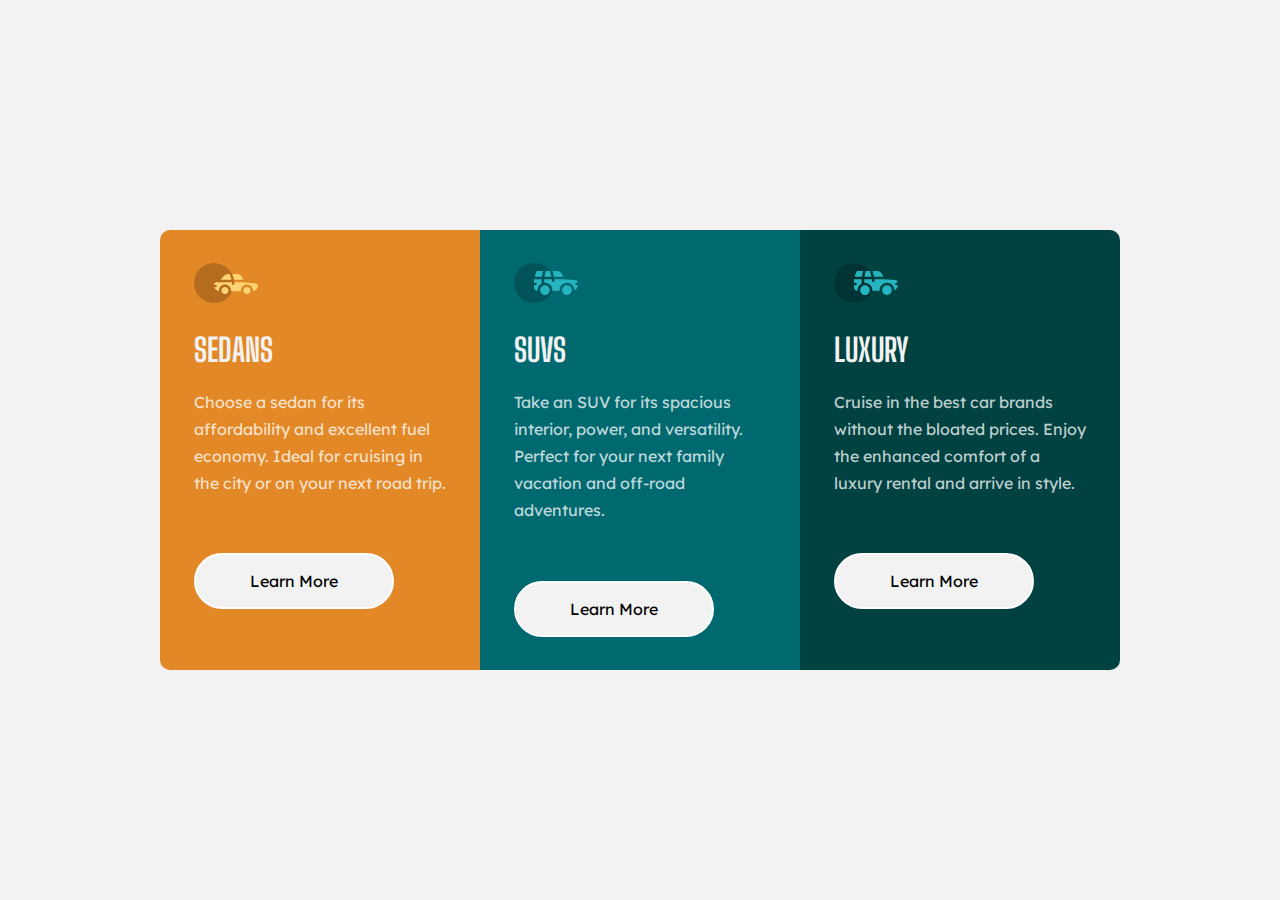
<file: 3__column-Card/index.html>
<!DOCTYPE html>
<html lang="en">
<head>
    <meta charset="UTF-8">
    <meta http-equiv="X-UA-Compatible" content="IE=edge">
    <meta name="viewport" content="width=device-width, initial-scale=1.0">
    <title>3-column-Card</title>
    <link rel="stylesheet" href="index.css">
</head>
<body>
    <main>
        <section class="card">

            <!--FIRST CARD-->
            <section class="card__orange cards">
                <section class="image__orange">
                    <img src="./3-column-preview-card-component-main/images/icon-sedans.svg" alt="">
                </section>

                <section class="description orange">
                    <h3>Sedans</h3>
                    <p> Choose a sedan for its affordability and excellent fuel economy. Ideal for cruising in the city or on your next road trip.</p>
                </section>

                <button class="orange__button buttons">Learn More</button>

            </section>

            <!--SECOND CARD-->
            <section class="card__cyan cards">
                <section class="image__cyan">
                    <img src="./3-column-preview-card-component-main/images/icon-suvs.svg" alt="">
                </section>

                <section class="description orange">
                    <h3>SUVs</h3>
                    <p> Take an SUV for its spacious interior, power, and versatility. Perfect for your next family vacation and off-road adventures.</p>
                </section>

                <button class="cyan__button buttons">Learn More</button>
            </section>

            <!--THIRD CARD-->
            <section class="card__dark-cyan cards">
                <section class="image__dark-cyan">
                    <img src="./3-column-preview-card-component-main/images/icon-suvs.svg" alt="">
                </section>

                <section class="description orange">
                    <h3>Luxury</h3>
                    <p>Cruise in the best car brands without the bloated prices. Enjoy the enhanced comfort of a luxury rental and arrive in style.</p>
                </section>

                <button class="dark-cyan__button buttons">Learn More</button>
            </section>

        </section>
    </main>
</body>
</html>
</file>
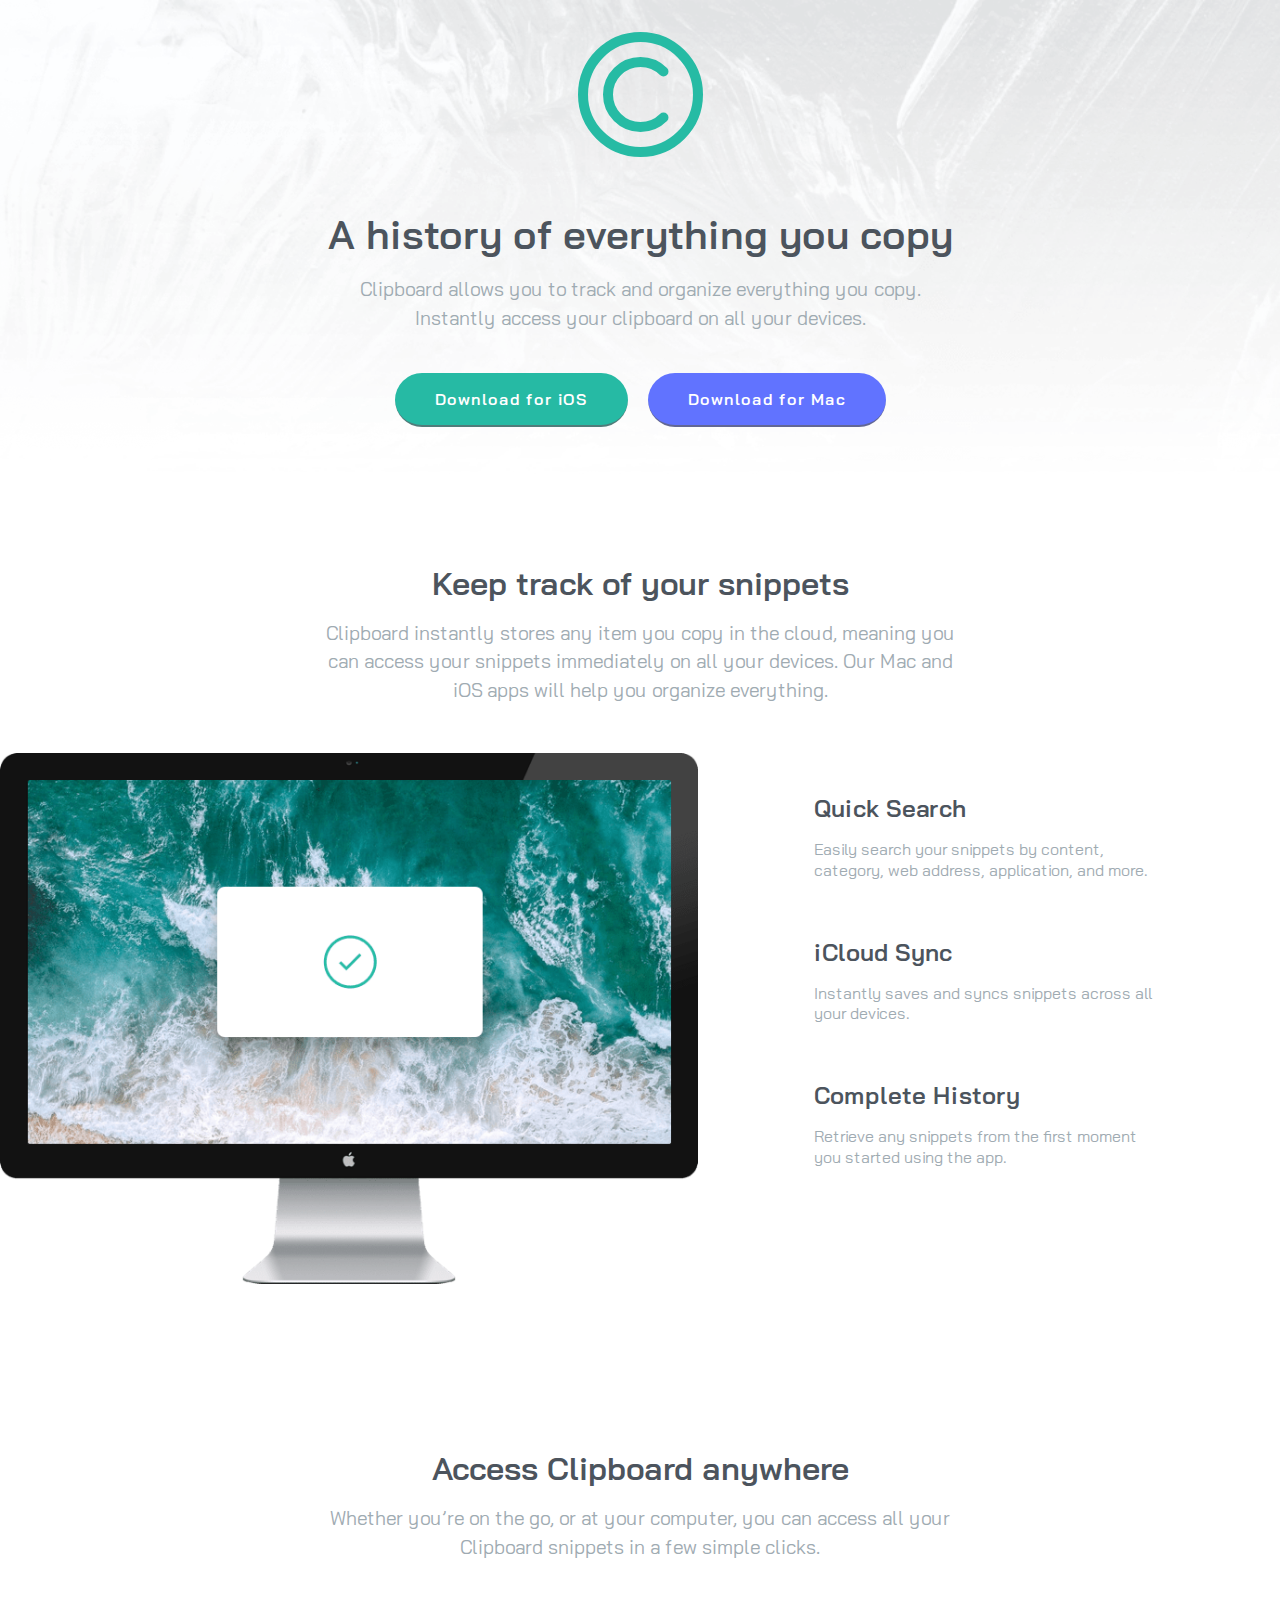
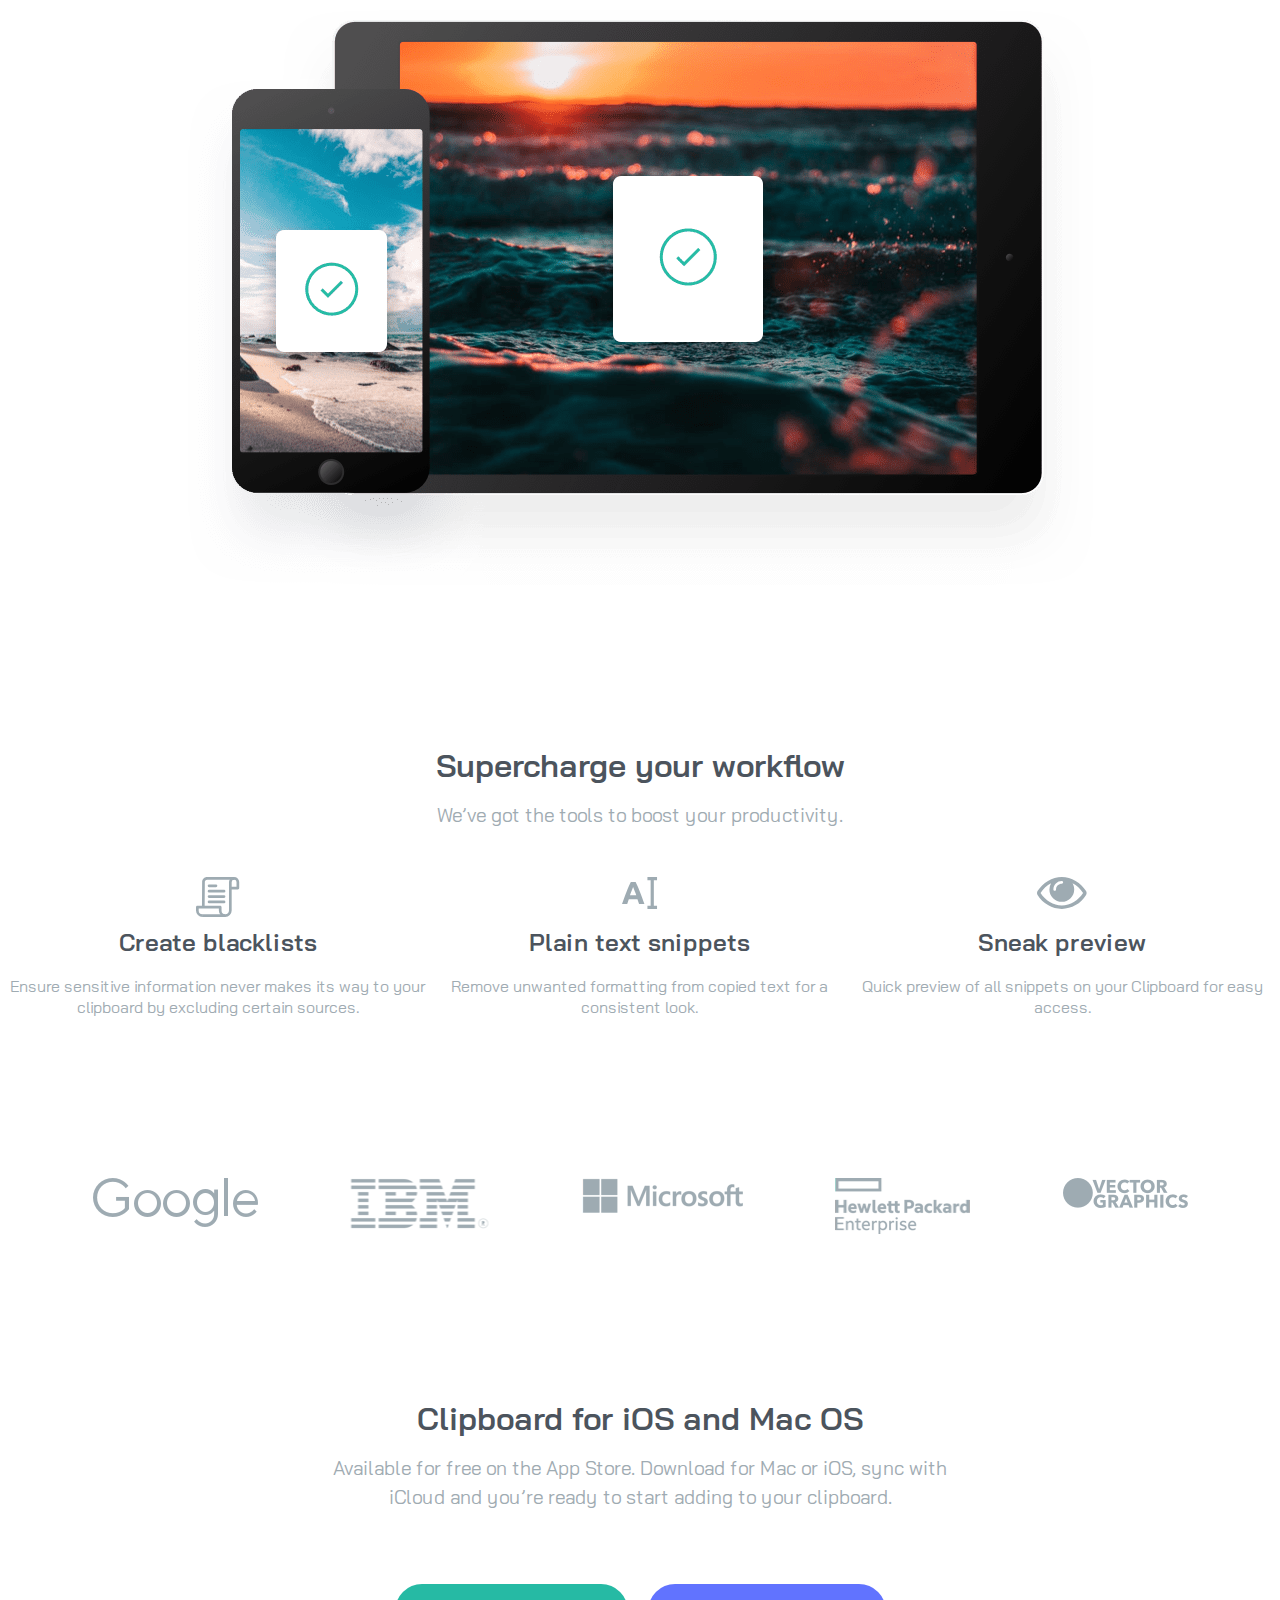
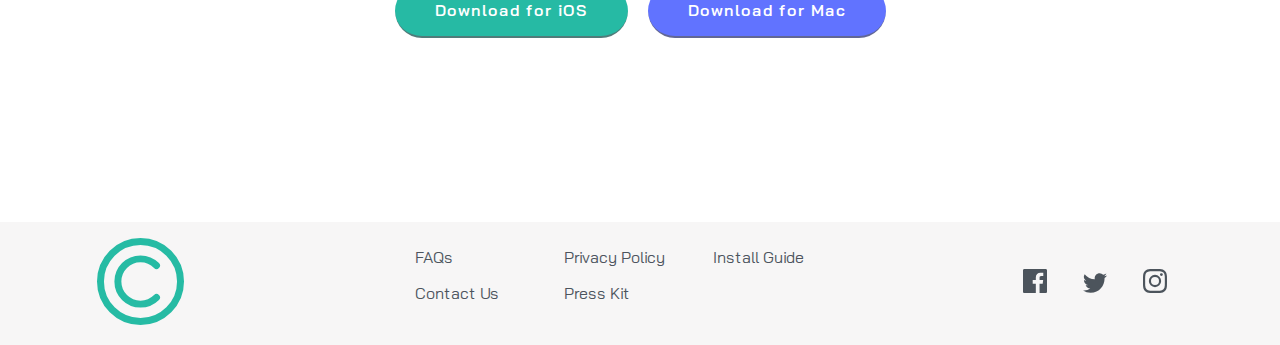
<file: Clipboard__Landing-Page/index.html>
<!DOCTYPE html>
<html lang="en">
<head>
    <meta charset="UTF-8">
    <meta http-equiv="X-UA-Compatible" content="IE=edge">
    <meta name="viewport" content="width=device-width, initial-scale=1.0">
    <title>Clipboard Landing Page</title>
    <link rel="stylesheet" href="css/style.css">
</head>
<body>

    <header>
        <div class="header__container">
            <section>
                <img src="./clipboard-landing-page-master/images/logo.svg" alt="">

                <h1 class="header">A history of everything you copy</h1>
                <p>Clipboard allows you to track and organize everything you 
                    copy. Instantly access your clipboard on all your devices.
                </p>

                <div class="buttons">
                    <button class="iOS">Download for iOS</button>
                    <button class="Mac">Download for Mac</button>
                </div>

            </section>
        </div>
    </header>

    <main>
        <div class="content">

            <!------------------SNIPPETS---------------------------->
            <div class="snippets section">
                <div class="description">
                    <span>Keep track of your snippets</span>
                    <p> Clipboard instantly stores any item you copy in the cloud, 
                        meaning you can access your snippets immediately on all your 
                        devices. Our Mac and iOS apps will help you organize everything.
                    </p>
                </div>

                <div class="snippet topic">
                    <div class="image">
                        <img src="./clipboard-landing-page-master/images/image-computer.png" alt="">
                    </div>

                    <div class="caracteristics">
                        <div class="sub-text">
                            <span>Quick Search</span>
                            <p>Easily search your snippets by content, category, web address, application, and more.</p>
                        </div>

                        <div class="sub-text">
                            <span>iCloud Sync</span>
                            <p>Instantly saves and syncs snippets across all your devices.</p>
                        </div>

                        <div class="sub-text">
                            <span>Complete History</span>
                            <p>Retrieve any snippets from the first moment you started using the app.</p>
                        </div>
                        
                    </div>
                </div>
            </div>

            <!------------------ACCESS---------------------------->
            <div class="access section">
                <div class="description">
                    <span>Access Clipboard anywhere</span>
                    <p>Whether you’re on the go, or at your computer, you can access all your Clipboard snippets in a few simple clicks.</p>
                </div>

                <div class="access-image">
                    <img src="./clipboard-landing-page-master/images/image-devices.png" alt="">
                </div>
            </div>

            <!------------------WORK---------------------------->
            <div class="work section">
                <div class="description">
                    <span>Supercharge your workflow</span>
                    <p>We’ve got the tools to boost your productivity.</p>
                </div>

                <div class="features topic">
                    <div class="feature">
                        <img src="./clipboard-landing-page-master/images/icon-blacklist.svg" alt="">
                        <span class="sub-title">Create blacklists</span>
                        <p>Ensure sensitive information never makes its way to your clipboard by excluding certain sources.</p>
                    </div>

                    <div class="feature">
                        <img src="./clipboard-landing-page-master/images/icon-text.svg" alt="">
                        <span>Plain text snippets</span>
                        <p>Remove unwanted formatting from copied text for a consistent look.</p>
                    </div>

                    <div class="feature">
                        <img src="./clipboard-landing-page-master/images/icon-preview.svg" alt="">
                        <span>Sneak preview</span>
                        <p>Quick preview of all snippets on your Clipboard for easy access.</p>
                    </div>
                </div>
            </div>

            <!------------------COMPANIES---------------------------->
            <div class="companies section">
                <div class="companie">
                    <img src="./clipboard-landing-page-master/images/logo-google.png" alt="">
                </div>

                <div class="companie">
                    <img src="./clipboard-landing-page-master/images/logo-ibm.png" alt="">
                </div>

                <div class="companie">
                    <img src="./clipboard-landing-page-master/images/logo-microsoft.png" alt="">
                </div>

                <div class="companie">
                    <img src="./clipboard-landing-page-master/images/logo-hp.png" alt="">
                </div>

                <div class="companie">
                    <img src="./clipboard-landing-page-master/images/logo-vector-graphics.png" alt="">
                </div>
            </div>

            <!------------------CLIPBOARD---------------------------->
            <div class="clipboard section">
                <div class="description">
                    <span>Clipboard for iOS and Mac OS</span>
                    <p>Available for free on the App Store. Download for Mac or iOS, sync with iCloud and you’re ready to start adding to your clipboard.</p>
                </div>

                <div class="buttons">
                    <button class="iOS">Download for iOS</button>
                    <button class="Mac">Download for Mac</button>
                </div>
            </div>
        </div>
    </main>

    <footer>
        <div class="footer__image">
            <img src="./clipboard-landing-page-master/images/logo.svg" alt="">
        </div>
        
        <div class="links">
            <ul class="link-1">
                <li><a href="#">FAQs</li>
                <li><a href="#">Contact Us</a></li>
            </ul>

            <ul class="link-2">
                <li><a href="#">Privacy Policy</a></li>
                <li><a href="#">Press Kit</a></li>
            </ul>

            <ul class="link-3">
                <li><a href="#">Install Guide</a></li>
            </ul>

        </div>

        <div class="social-media">
            <a href="#"><img src="./clipboard-landing-page-master/images/icon-facebook.svg" alt=""></a>

            <a href="#"><img src="./clipboard-landing-page-master/images/icon-twitter.svg" alt=""></a>

            <a href="#"><img src="./clipboard-landing-page-master/images/icon-instagram.svg" alt=""></a>
        </div>
    </footer>
</body>
</html>
</file>
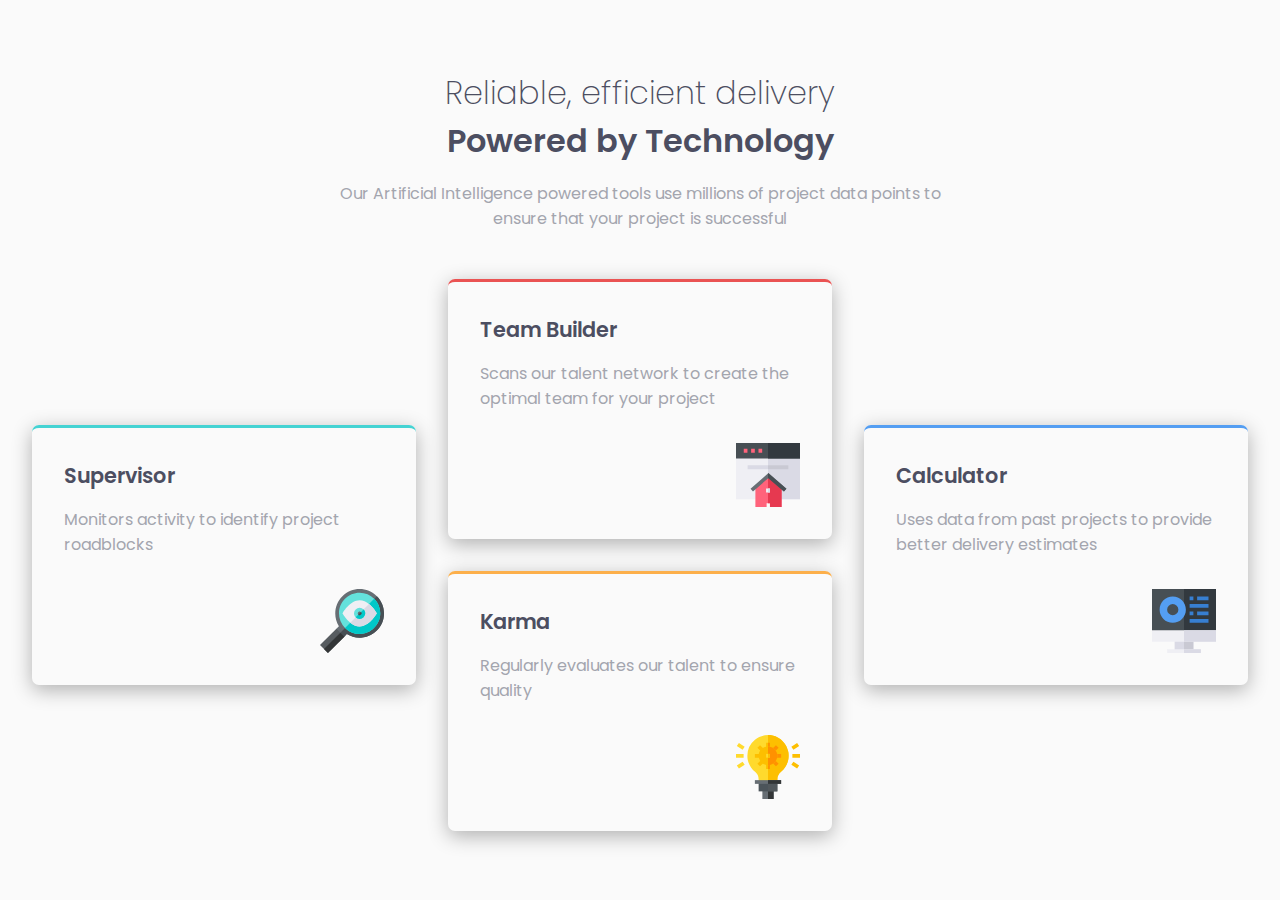
<file: Four__Card/index.html>
<!DOCTYPE html>
<html lang="en">
<head>
    <meta charset="UTF-8">
    <meta http-equiv="X-UA-Compatible" content="IE=edge">
    <meta name="viewport" content="width=device-width, initial-scale=1.0">
    <title>Four Card</title>
    <link rel="stylesheet" href="style.css">
</head>
<body>
    <main>
        <section class="card">

            <!--DESCRIPTION-->
            <section class="description">
                <section class="description__header">
                    <p>Reliable, efficient delivery</p>
                    <p>Powered by Technology</p>
                </section>

                <section class="description__paragraph">
                    <p>Our Artificial Intelligence powered tools use millions of project data points to ensure that your project is successful
                    </p>
                </section>
            </section>

            <section class="cards">
                <!--SUPERVISOR CARD-->
                <section class="supervisor-container">
                    <section class="supervisor sub-card">
                        <section class="card__header">
                            <p>Supervisor</p>
                        </section>
    
                        <section class="card__description">
                            <p>Monitors activity to identify project roadblocks</p>
                        </section>
    
                        <section class="card__image">
                            <img src="./four-card-feature-section-master/images/icon-supervisor.svg" alt="">
                        </section>
                        
                    </section>

                </section>
                

                <!--TEAM BUILDER & KARMA CARD-->
                <section class="team__builder-karma">
                    <section class="team__builder sub-card">
                        <section class="card__header">
                            <p>Team Builder</p>
                        </section>
    
                        <section class="card__description">
                            <p>Scans our talent network to create the optimal team for your project</p>
                        </section>
    
                        <section class="card__image">
                            <img src="./four-card-feature-section-master/images/icon-team-builder.svg" alt="">
                        </section>
                    </section>

                    <section class="karma sub-card">
                        <section class="card__header">
                            <p>Karma</p>
                        </section>
    
                        <section class="card__description">
                            <p>Regularly evaluates our talent to ensure quality</p>
                        </section>
    
                        <section class="card__image">
                            <img src="./four-card-feature-section-master/images/icon-karma.svg" alt="">
                        </section>
                    </section>
                     
                </section>

                <!--CALCULATOR CARD-->
                <section class="calculator-container">
                    <section class="calculator sub-card">
                        <section class="card__header">
                            <p>Calculator</p>
                        </section>
    
                        <section class="card__description">
                            <p>Uses data from past projects to provide better delivery estimates</p>
                        </section>
    
                        <section class="card__image">
                            <img src="./four-card-feature-section-master/images/icon-calculator.svg" alt="">
                        </section>
                    </section>
                </section>
            </section>
        </section>
    </main>
</body>
</html>
</file>
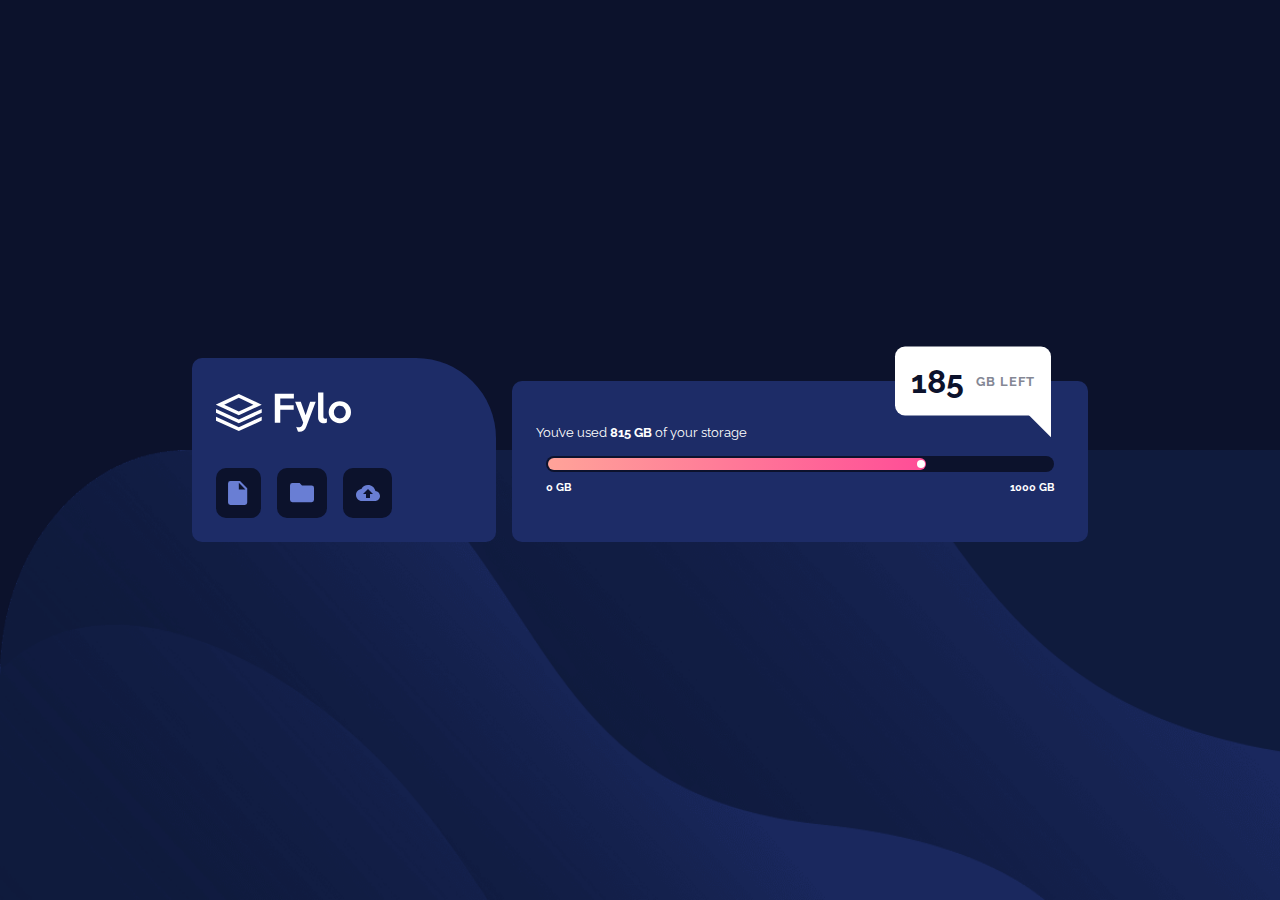
<file: Fylo__Data/index.html>
<!DOCTYPE html>
<html lang="en">
<head>
    <meta charset="UTF-8">
    <meta http-equiv="X-UA-Compatible" content="IE=edge">
    <meta name="viewport" content="width=device-width, initial-scale=1.0">
    <title>Flyo__data</title>
    <link rel="stylesheet" href="style.css">
</head>
<body>
    <main>
        <div class="container">

            <div class="upload">

                <div class="logo">
                    <img src="./fylo-data-storage-component-master/images/logo.svg" alt="">
                </div>

                <div class="icons">

                    <div class="icon icon__document">
                        <img src="./fylo-data-storage-component-master/images/icon-document.svg" alt="">
                    </div>

                    <div class="icon icon__folder">
                        <img src="./fylo-data-storage-component-master/images/icon-folder.svg" alt="">
                    </div>

                    <div class="icon icon__upload">
                        <img src="./fylo-data-storage-component-master/images/icon-upload.svg" alt="">
                    </div>

                </div>

            </div>

            <div class="storage">
                
                <div class="storage__description">
                    <p>You’ve used <span>815 GB</span> of your storage
                    </p>
                </div>

                <div class="storage__progress-bar">
                    <div class="progress">
                        <div class="white__circle-bar"></div>
                    </div>
                </div>

                <div class="progress__bar-information">
                    <p>0 GB</p>
                    <p>1000 GB</p>
                </div>

                <div class="storage-card">
                    <div class="storage__left">
                        <p><span>185</span><span> GB Left</span></p>
                    </div>

                    <div class="border__triangule"></div>
                </div>

            </div>
        </div>
    </main>
</body>
</html>
</file>
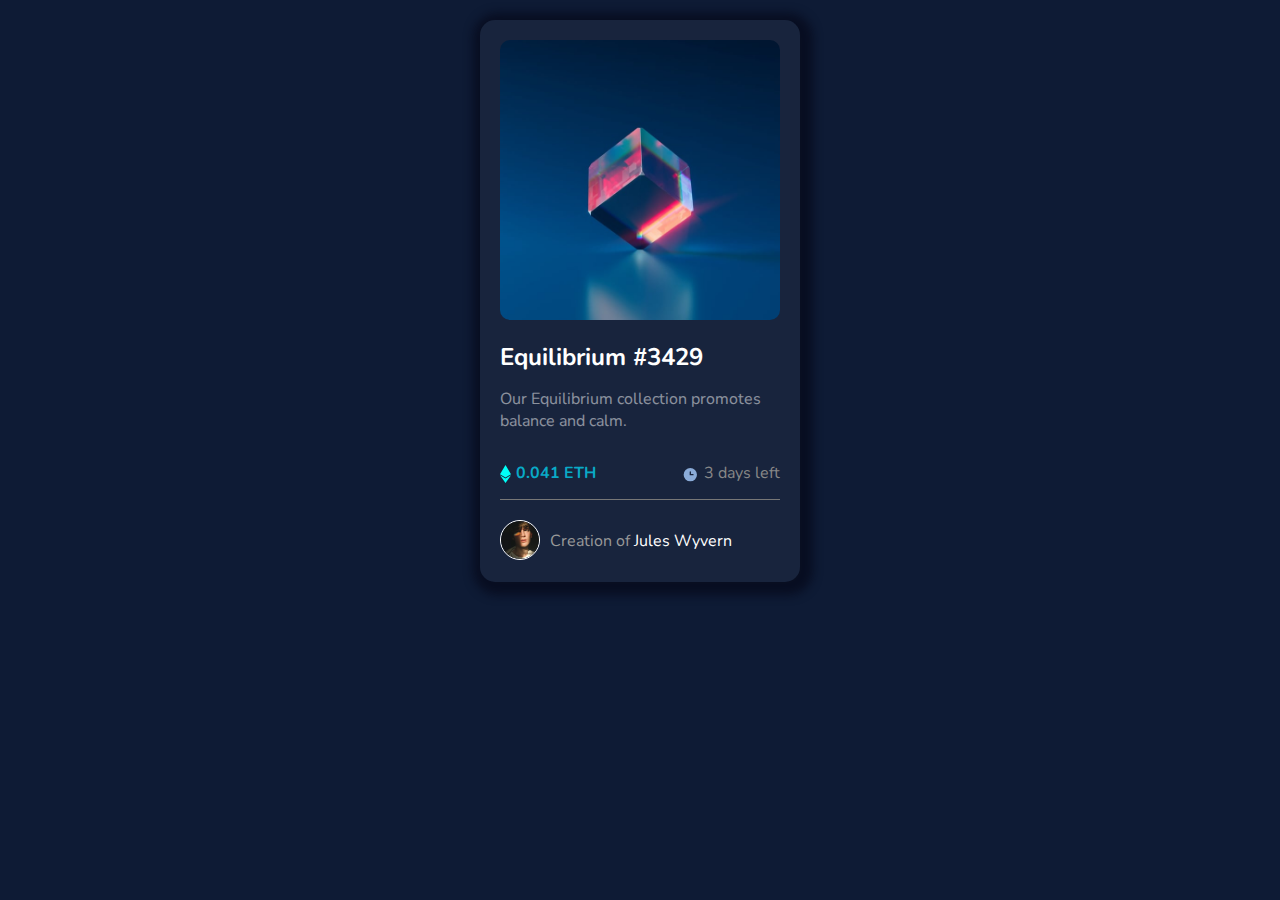
<file: NFT__Card/index.html>
<!DOCTYPE html>
<html lang="en">
<head>
    <meta charset="UTF-8">
    <meta http-equiv="X-UA-Compatible" content="IE=edge">
    <meta name="viewport" content="width=device-width, initial-scale=1.0">
    <title>NFT Card</title>
    <link rel="stylesheet" href="index.css">
</head>
<body>

    <div class="nft__container">

        <div class="nft__card">
            <img src="./nft-preview-card-component-main/images/image-equilibrium.jpg" alt="" class="nft__image">
            <div class="back">
                <img src="./nft-preview-card-component-main/images/icon-view.svg" alt="">
            </div>
        </div>

        <h3>Equilibrium #3429</h3>
        <p>Our Equilibrium collection promotes balance and calm.</p>

        <div class="nft__description">
            <div class="summarize nft__description-img1">
                <img src="./nft-preview-card-component-main/images/icon-ethereum.svg" alt="">
                <p>0.041 ETH</p>
            </div>

            <div class="summarize nft__description-img2">
                <img src="nft-preview-card-component-main/images/icon-clock.svg" alt="">
                <p>3 days left</p>
            </div>

        </div>

        <div class="nft__user">
            <img src="./nft-preview-card-component-main/images/image-avatar.png" alt="">
            <p>Creation of <span>Jules Wyvern</span></p>
        </div>


    </div>
    
</body>
</html>
</file>
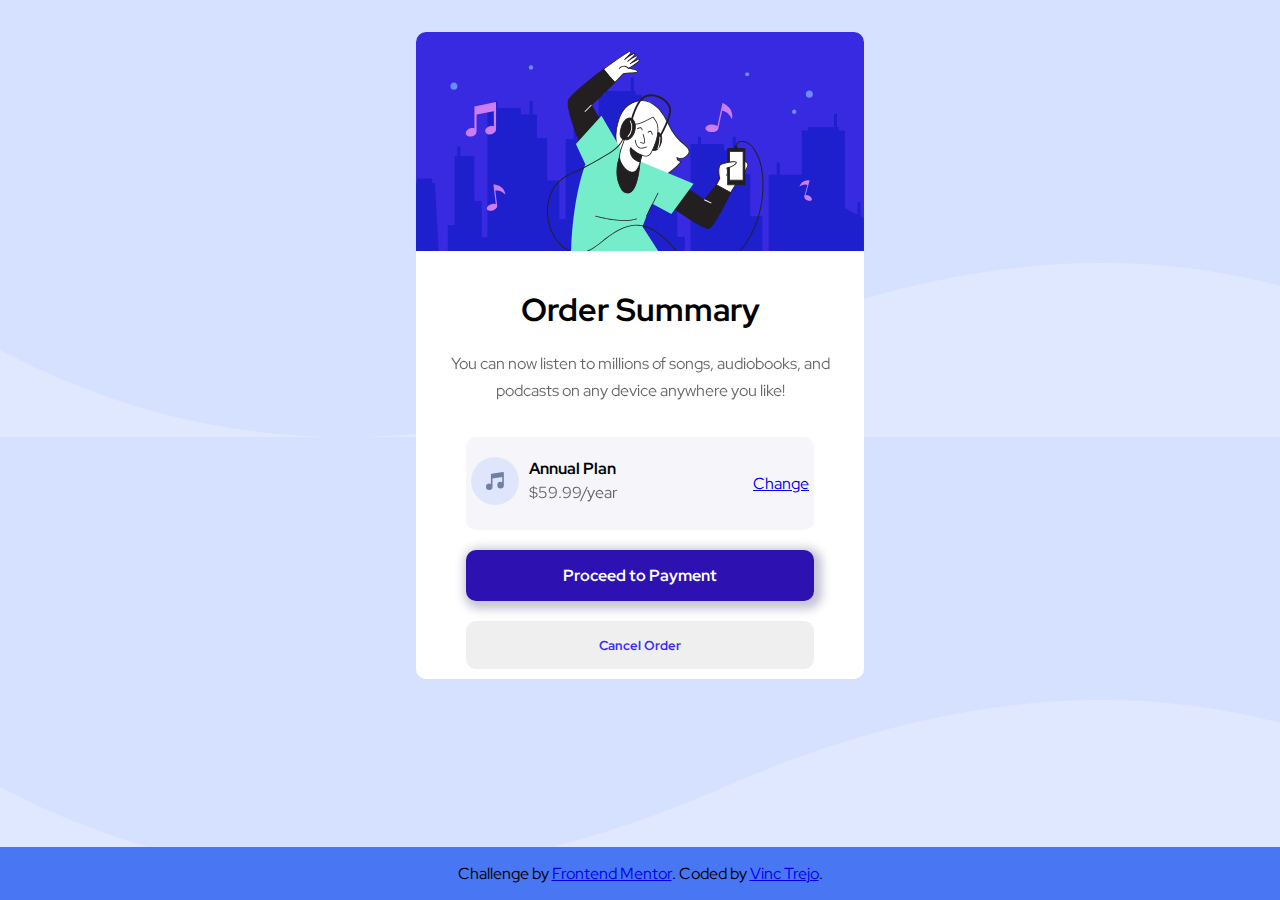
<file: Order__Summary/index.html>
<!DOCTYPE html>
<html lang="en">
<head>
    <meta charset="UTF-8">
    <meta http-equiv="X-UA-Compatible" content="IE=edge">
    <meta name="viewport" content="width=device-width, initial-scale=1.0">
    <title>Order Summary</title>
    <link rel="stylesheet" href="index.css">
</head>
<body>
    <main>
        <article>

            <!--SECTION 1-->
            <section class="img__container">
                <img src="./order-summary-component-main/images/illustration-hero.svg" alt="">
            </section>

            <!--SECTION 2-->
            <section class="description">
                <h3>Order Summary</h3>
                <p>You can now listen to millions of songs, audiobooks, and podcasts on any 
                device anywhere you like!</p>
            </section>

            <!--SECTION 3-->
            <section class="plan">
                <div class="plan__logo">
                    <img src="./order-summary-component-main/images/icon-music.svg" alt="">
                    <div class="plan__type">
                        <span>Annual Plan</span>
                        <p>$59.99/year</p>
                    </div>
                </div>

                <div class="plan__change">
                    <a href="#">Change</a>
                </div>

            </section>

            <!--SECTION 4-->
            <section class="buy">
                <button class="buy__plan">Proceed to Payment</button>
                <button class="buy__cancel">Cancel Order</button>
            </section>


        </article>
    </main>

    <footer>
        <div class="attribution">
            Challenge by <a href="https://www.frontendmentor.io?ref=challenge" target="_blank">Frontend Mentor</a>. 
            Coded by <a href="#">Vinc Trejo</a>.
        </div>
    </footer>
</body>
</html>
</file>
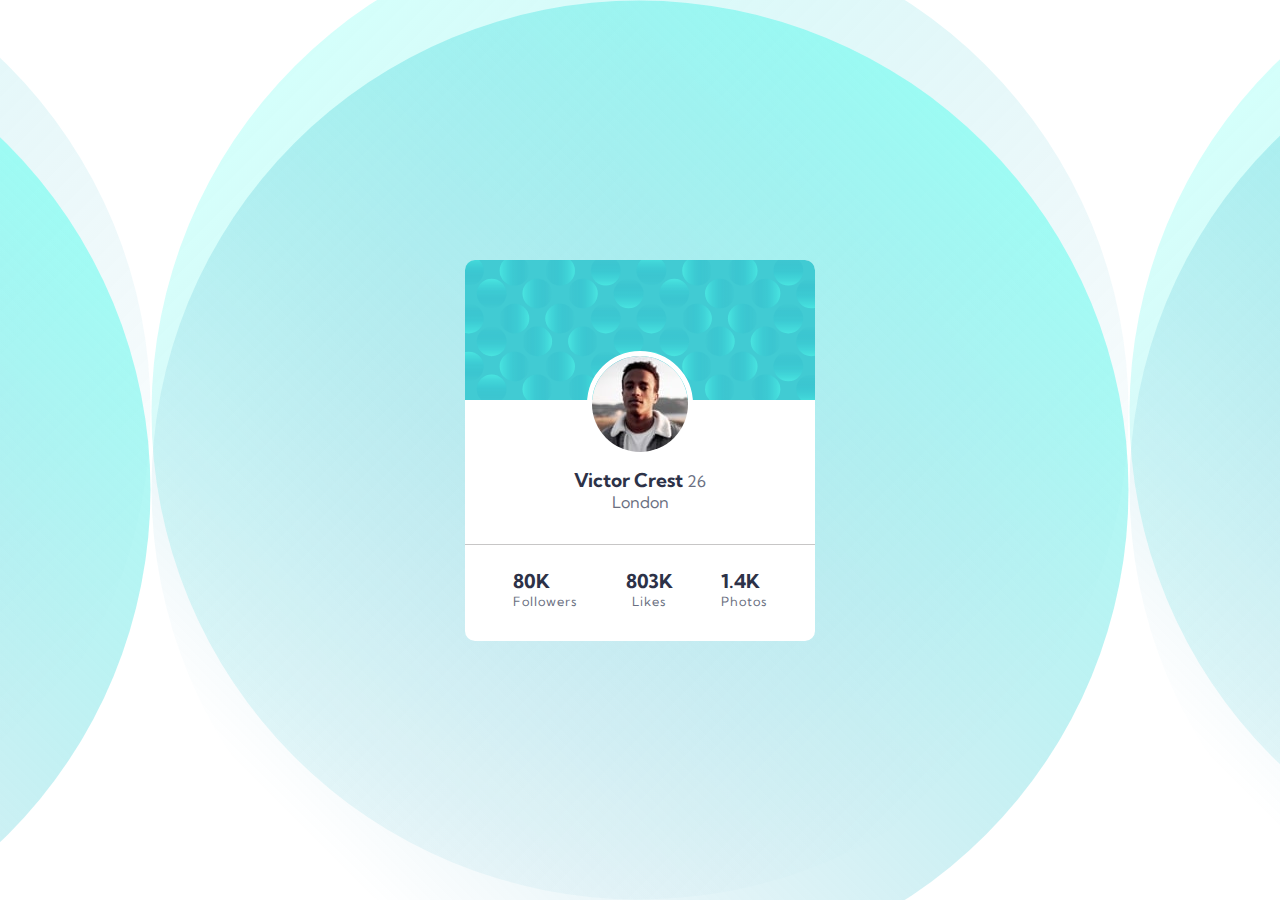
<file: profile__Card/index.html>
<!DOCTYPE html>
<html lang="en">
<head>
    <meta charset="UTF-8">
    <meta http-equiv="X-UA-Compatible" content="IE=edge">
    <meta name="viewport" content="width=device-width, initial-scale=1.0">
    <title>Profile Card</title>
    <link rel="stylesheet" href="index.css">
</head>
<body>
    <main>
        <section class="card">
            <section class="card__image">
                <img src="./profile-card-component-main/images/bg-pattern-card.svg" alt="">
                <section class="card__profile">
                    <img src="./profile-card-component-main/images/image-victor.jpg" alt="">
                </section>
            </section>

            <section class="card__user-description">
                <p class="name"><span>Victor Crest</span> 26</p>
                <p>London</p>
            </section>

            <section class="card__user-data">
                <div class="followers">
                    <span>80K</span>
                    <p>Followers</p>
                </div>

                <div class="likes">
                    <span>803K</span>
                    <p>Likes</p>
                </div>

                <div class="photos">
                    <span>1.4K</span>
                    <p>Photos</p>
                </div>
               
            </section>

        </section>

    </main>
    
</body>
</html>
</file>
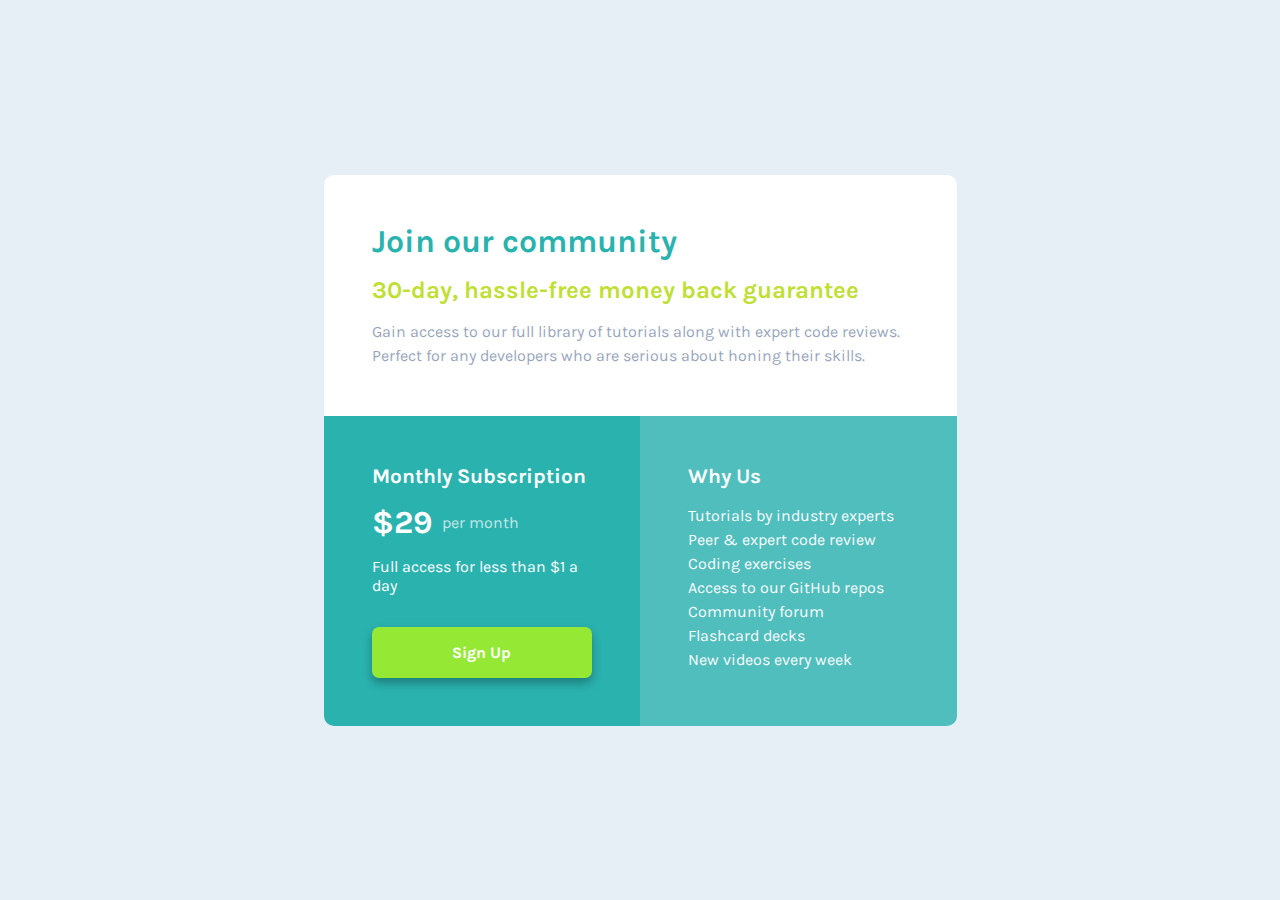
<file: Single__Price/index.html>
<!DOCTYPE html>
<html lang="en">
<head>
    <meta charset="UTF-8">
    <meta http-equiv="X-UA-Compatible" content="IE=edge">
    <meta name="viewport" content="width=device-width, initial-scale=1.0">
    <title>Single Price</title>
    <link rel="stylesheet" href="style.css">
</head>
<body>
    <main>
        <section class="card">
            <section class="card__description sub-card">
                <h2 class="title text">Join our community</h2>
                <h3 class="title-2 text">30-day, hassle-free money back guarantee</h3>
                <p class="title-3 text"> Gain access to our full library of tutorials along with expert code reviews. 
                Perfect for any developers who are serious about honing their skills.</p>
            </section>

            <section class="sing-up sub-card">
                <p class="text-1 sign">Monthly Subscription</p>
                <p class="text-2 sign"><span>&dollar;29</span><span class="month"> per month</span></p>
                <p class="text-3 sign">Full access for less than &dollar;1 a day</p>
                <button class="sign__button">Sign Up</button>
            </section>

            <section class="card__vision sub-card">
                <p class="text-1 vision">Why Us</p>
                <p>Tutorials by industry experts
                    Peer &amp; expert code review
                    Coding exercises
                    Access to our GitHub repos
                    Community forum
                    Flashcard decks
                    New videos every week
                    </p>
            </section>
        </section>
    </main>
</body>
</html>
</file>
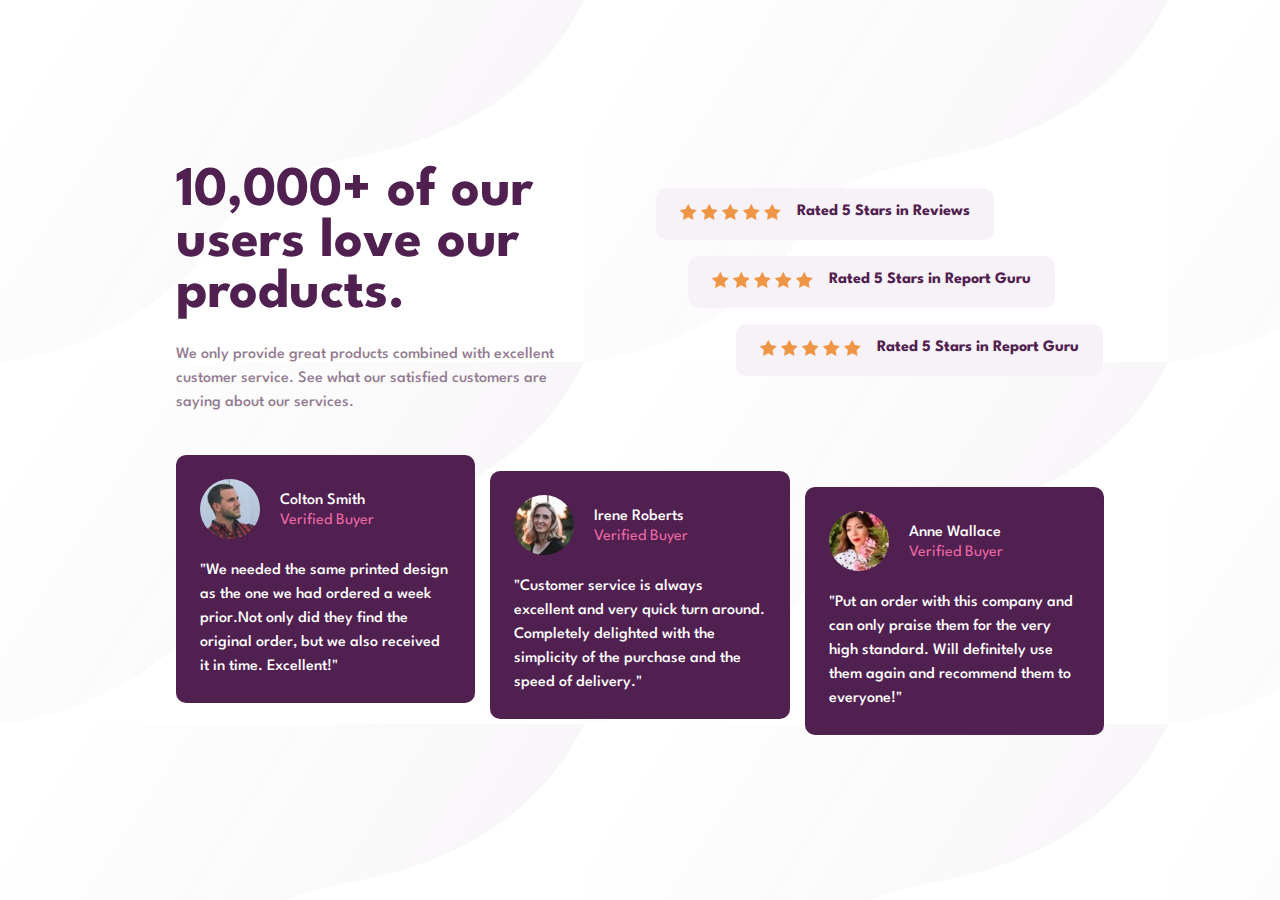
<file: Social__Proof-Section/index.html>
<!DOCTYPE html>
<html lang="en">
<head>
    <meta charset="UTF-8">
    <meta http-equiv="X-UA-Compatible" content="IE=edge">
    <meta name="viewport" content="width=device-width, initial-scale=1.0">
    <title>Social Proof</title>
    <link rel="stylesheet" href="index.css">
</head>
<body>
    <main>
        <section class="container">

            <!--FIRST SECTION-->
            <section class="description">
                <section class="information">
                    <h2>10,000+ of our users love our products.</h2>
                    <p> We only provide great products combined with excellent customer service.
                        See what our satisfied customers are saying about our services.</p>
                </section>

                <section class="data">
                    <section class="data-1 data-item">
                        <section class="data__stars">
                            <img src="./social-proof-section-master/images/icon-star.svg" alt="">
                            <img src="./social-proof-section-master/images/icon-star.svg" alt="">
                            <img src="./social-proof-section-master/images/icon-star.svg" alt="">
                            <img src="./social-proof-section-master/images/icon-star.svg" alt="">
                            <img src="./social-proof-section-master/images/icon-star.svg" alt="">
                        </section>
                        
                        <section class="data-ranking">
                            <p>Rated 5 Stars in Reviews</p>
                        </section>
                    </section>


                    <section class="data-2 data-item">
                        <section class="data__stars">
                            <img src="./social-proof-section-master/images/icon-star.svg" alt="">
                            <img src="./social-proof-section-master/images/icon-star.svg" alt="">
                            <img src="./social-proof-section-master/images/icon-star.svg" alt="">
                            <img src="./social-proof-section-master/images/icon-star.svg" alt="">
                            <img src="./social-proof-section-master/images/icon-star.svg" alt="">
                        </section>
                        
                        <section class="data-ranking">
                            <p>Rated 5 Stars in Report Guru</p>
                        </section>
                    </section>

                    <section class="data-3 data-item">
                        <section class="data__stars">
                            <img src="./social-proof-section-master/images/icon-star.svg" alt="">
                            <img src="./social-proof-section-master/images/icon-star.svg" alt="">
                            <img src="./social-proof-section-master/images/icon-star.svg" alt="">
                            <img src="./social-proof-section-master/images/icon-star.svg" alt="">
                            <img src="./social-proof-section-master/images/icon-star.svg" alt="">
                        </section>
                        
                        <section class="data-ranking">
                            <p>Rated 5 Stars in Report Guru</p>
                        </section>
                    </section>

                </section>
            </section>


            <!--SECOND SECTION-->
            <section class="users">
                <section class="user-1 user">
                    <section class="user__header">
                        <section class="user__profile">
                            <img src="./social-proof-section-master/images/image-colton.jpg" alt="">
                        </section>

                        <section class="user__data">
                            <p class="name">Colton Smith</p>
                            <p class="buyer">Verified Buyer</p>
                        </section>
                      
                    </section>

                    <section class="user__description">
                        <p>"We needed the same printed design as the one we had ordered a week prior.Not only did they find the original order, but we also received it in time. Excellent!"</p>
                    </section>
                </section>


                <section class="user-2 user">
                    <section class="user__header">
                        <section class="user__profile">
                            <img src="./social-proof-section-master/images/image-irene.jpg" alt="">
                        </section>

                        <section class="user__data">
                            <p class="name">Irene Roberts </p>
                            <p class="buyer">Verified Buyer</p>
                        </section>
                    </section>

                    <section class="user__description">
                        <p>"Customer service is always excellent and very quick turn around. Completely delighted with the simplicity of the purchase and the speed of delivery."
                            </p>
                    </section>
                </section>


                <section class="user-3 user">
                    <section class="user__header">
                        <section class="user__profile">
                            <img src="./social-proof-section-master/images/image-anne.jpg" alt="">
                        </section>

                        <section class="user__data">
                            <p class="name">Anne Wallace</p>
                            <p class="buyer">Verified Buyer</p>
                        </section>
                    </section>

                    <section class="user__description">
                        <p> "Put an order with this company and can only praise them for the very high standard. Will definitely use them again and recommend them to everyone!"
                            </p>
                    </section>
                </section>
            </section>



        </section>
    </main>
</body>
</html>
</file>
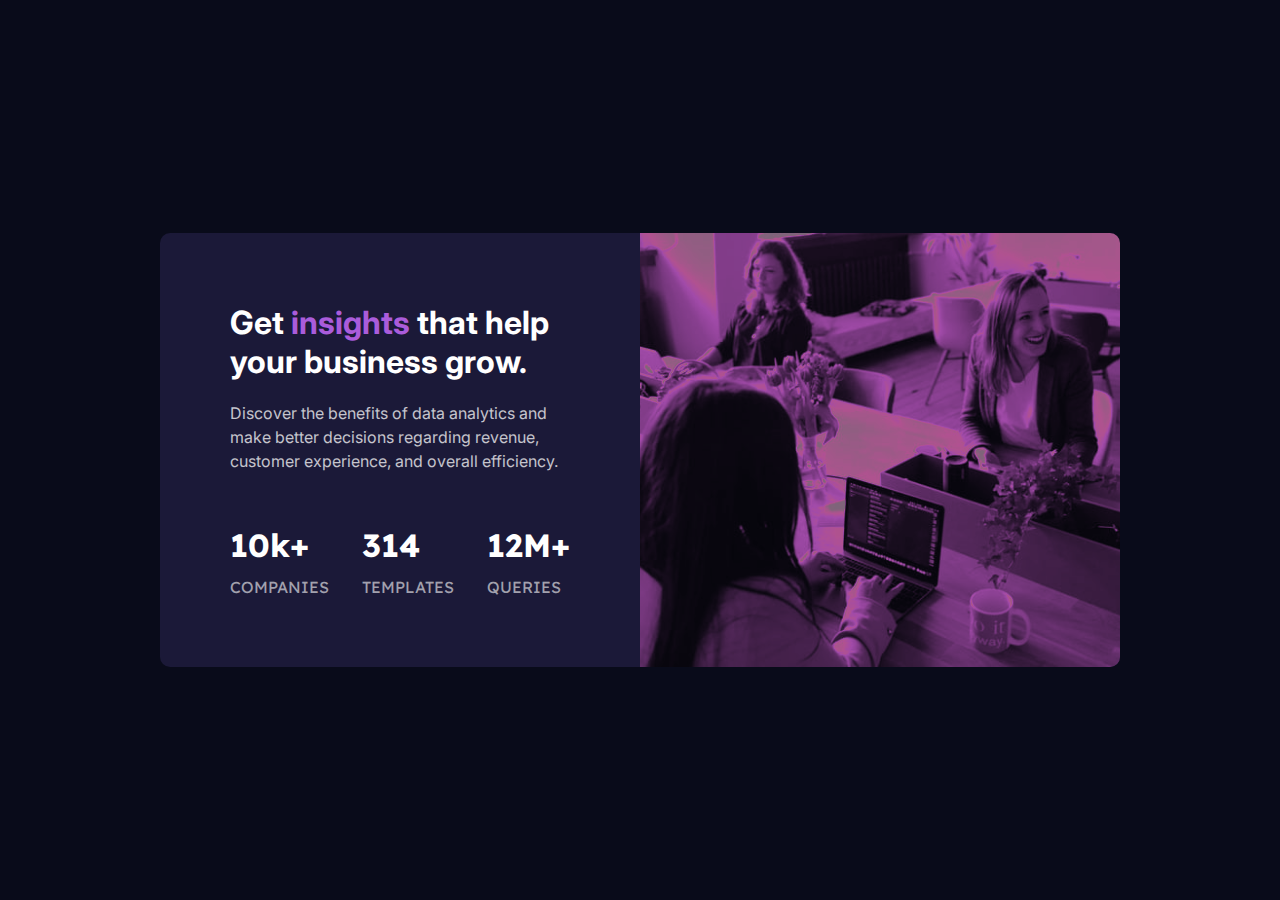
<file: Stats__Preview-Card/index.html>
<!DOCTYPE html>
<html lang="en">
<head>
    <meta charset="UTF-8">
    <meta http-equiv="X-UA-Compatible" content="IE=edge">
    <meta name="viewport" content="width=device-width, initial-scale=1.0">
    <title>Stats Preview Card</title>
    <link rel="stylesheet" href="index.css">
</head>
<body>
    <main>
        <section class="container">
            <section class="description">
                <h3>Get <span>insights</span> that help your business grow.</h3>
                <p>Discover the benefits of data analytics and make better decisions regarding revenue, customer experience, and overall efficiency.</p>

                <section class="user__description">
                    <div class="companies">
                        <span>10k+</span>
                        <p>Companies</p>
                    </div>

                    <div class="templates">
                        <span>314</span>
                        <p>templates</p>
                    </div>

                    <div class="queries">
                        <span>12m+</span>
                        <p>queries</p>
                    </div>
                </section>

            </section>

            <section class="image">
                <img src="./stats-preview-card-component-main/images/image-header-desktop.jpg" alt="">
            </section>

        </section>
    </main>
</body>
</html>
</file>
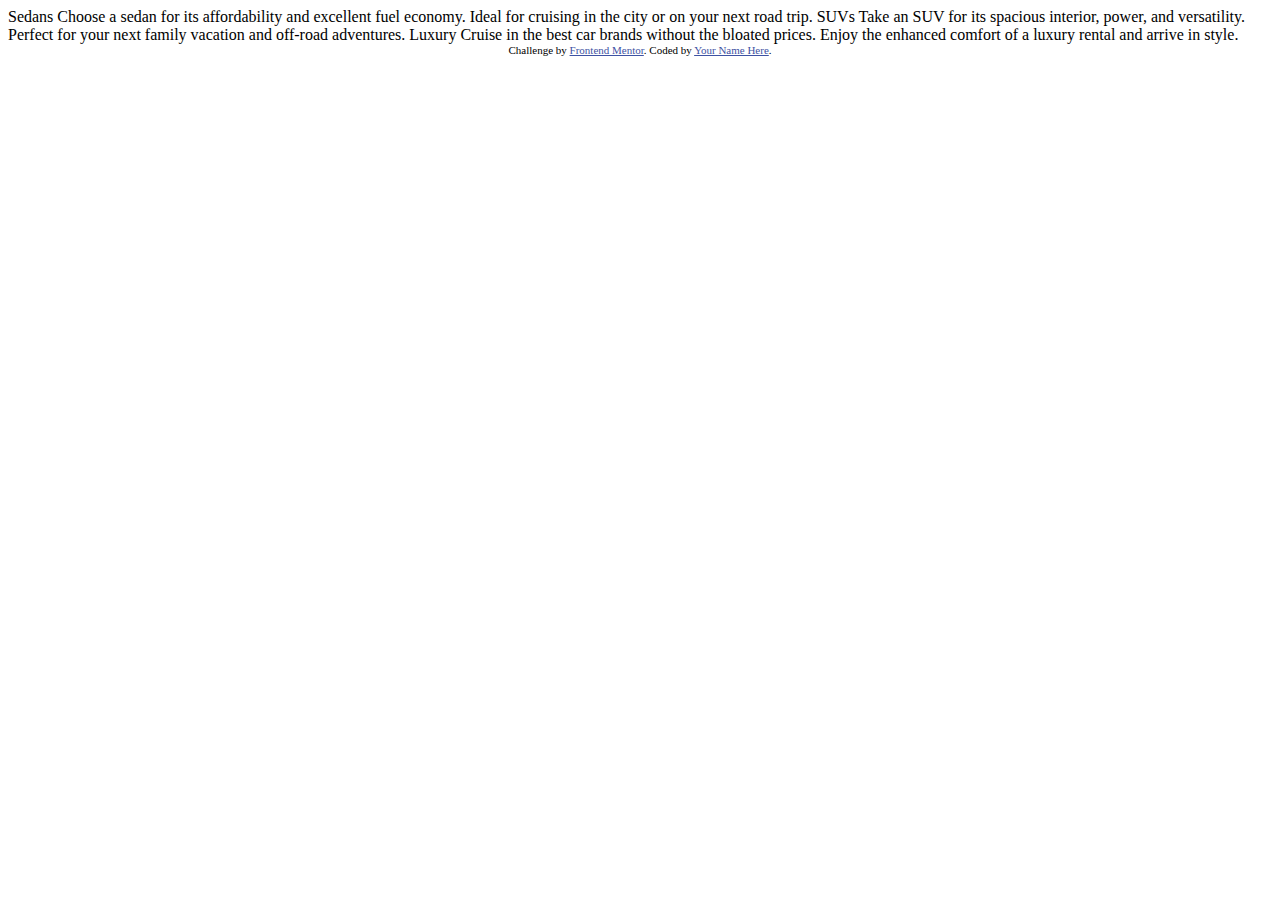
<file: 3__column-Card/3-column-preview-card-component-main/index.html>
<!DOCTYPE html>
<html lang="en">
<head>
  <meta charset="UTF-8">
  <meta name="viewport" content="width=device-width, initial-scale=1.0"> <!-- displays site properly based on user's device -->

  <link rel="icon" type="image/png" sizes="32x32" href="./images/favicon-32x32.png">
  
  <title>Frontend Mentor | 3-column preview card component</title>

  <!-- Feel free to remove these styles or customise in your own stylesheet 👍 -->
  <style>
    .attribution { font-size: 11px; text-align: center; }
    .attribution a { color: hsl(228, 45%, 44%); }
  </style>
</head>
<body>
  
  Sedans
  Choose a sedan for its affordability and excellent fuel economy. Ideal for cruising in the city 
  or on your next road trip.

  SUVs
  Take an SUV for its spacious interior, power, and versatility. Perfect for your next family vacation 
  and off-road adventures.

  Luxury
  Cruise in the best car brands without the bloated prices. Enjoy the enhanced comfort of a luxury 
  rental and arrive in style.
  
  <div class="attribution">
    Challenge by <a href="https://www.frontendmentor.io?ref=challenge" target="_blank">Frontend Mentor</a>. 
    Coded by <a href="#">Your Name Here</a>.
  </div>
</body>
</html>
</file>
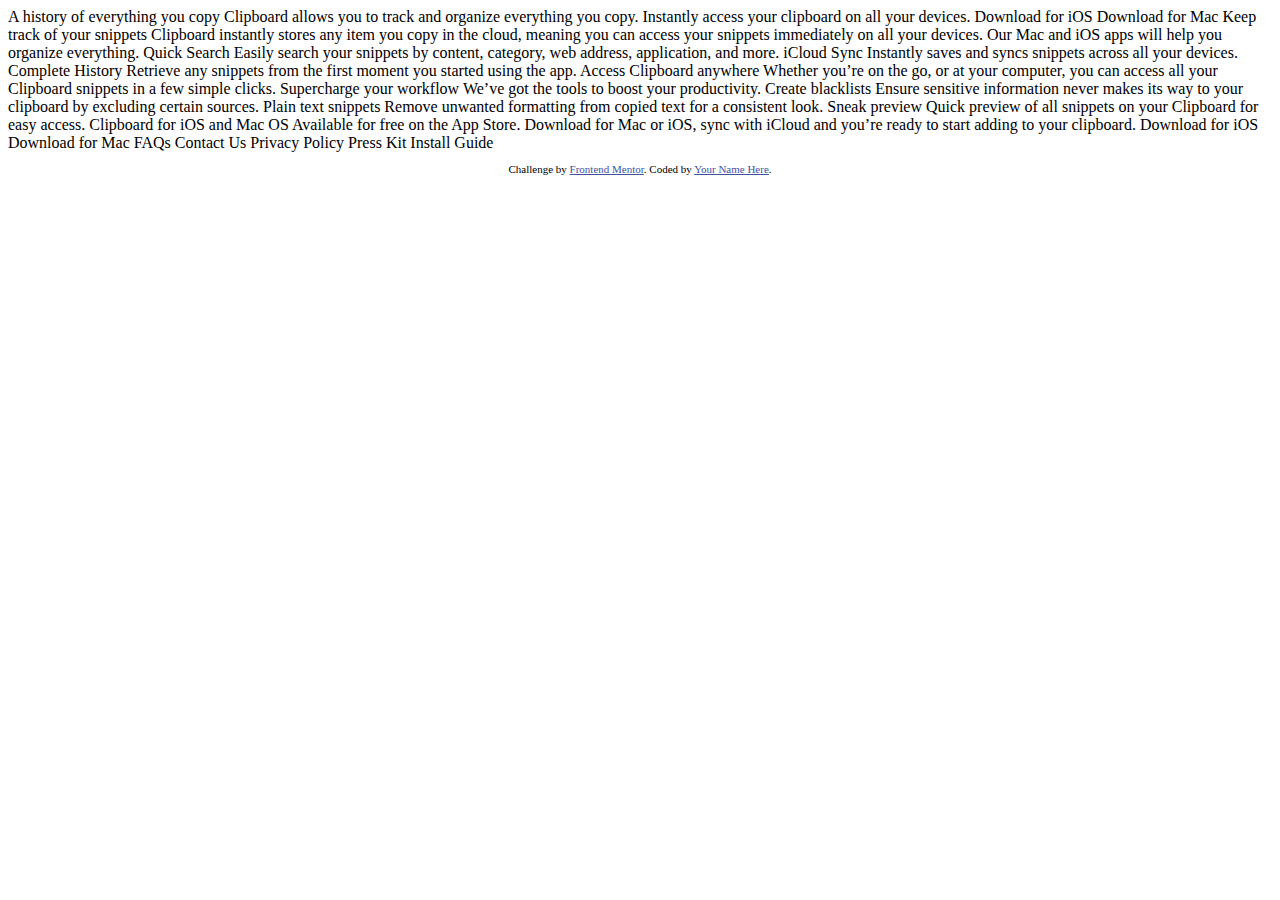
<file: Clipboard__Landing-Page/clipboard-landing-page-master/index.html>
<!DOCTYPE html>
<html lang="en">
<head>
  <meta charset="UTF-8">
  <meta name="viewport" content="width=device-width, initial-scale=1.0"> <!-- displays site properly based on user's device -->

  <link rel="icon" type="image/png" sizes="32x32" href="./images/favicon-32x32.png">
  
  <title>Frontend Mentor | Clipboard landing page</title>

  <!-- Feel free to remove these styles or customise in your own stylesheet 👍 -->
  <style>
    .attribution { font-size: 11px; text-align: center; }
    .attribution a { color: hsl(228, 45%, 44%); }
  </style>
</head>
<body>

  A history of everything you copy

  Clipboard allows you to track and organize everything you 
  copy. Instantly access your clipboard on all your devices.

  Download for iOS
  Download for Mac

  Keep track of your snippets

  Clipboard instantly stores any item you copy in the cloud, 
  meaning you can access your snippets immediately on all your 
  devices. Our Mac and iOS apps will help you organize everything.

  Quick Search

  Easily search your snippets by content, category, web address, application, and more.

  iCloud Sync

  Instantly saves and syncs snippets across all your devices.

  Complete History

  Retrieve any snippets from the first moment you started using the app.

  Access Clipboard anywhere

  Whether you’re on the go, or at your computer, you can access all your Clipboard 
  snippets in a few simple clicks.

  Supercharge your workflow

  We’ve got the tools to boost your productivity.

  Create blacklists

  Ensure sensitive information never makes its way to your clipboard by excluding certain sources.

  Plain text snippets

  Remove unwanted formatting from copied text for a consistent look.

  Sneak preview

  Quick preview of all snippets on your Clipboard for easy access.

  Clipboard for iOS and Mac OS

  Available for free on the App Store. Download for Mac or iOS, sync with iCloud 
  and you’re ready to start adding to your clipboard.

  Download for iOS
  Download for Mac

  FAQs
  Contact Us
  Privacy Policy
  Press Kit
  Install Guide
  
  <footer>
    <p class="attribution">
      Challenge by <a href="https://www.frontendmentor.io?ref=challenge" target="_blank">Frontend Mentor</a>. 
      Coded by <a href="#">Your Name Here</a>.
    </p>
  </footer>
</body>
</html>
</file>
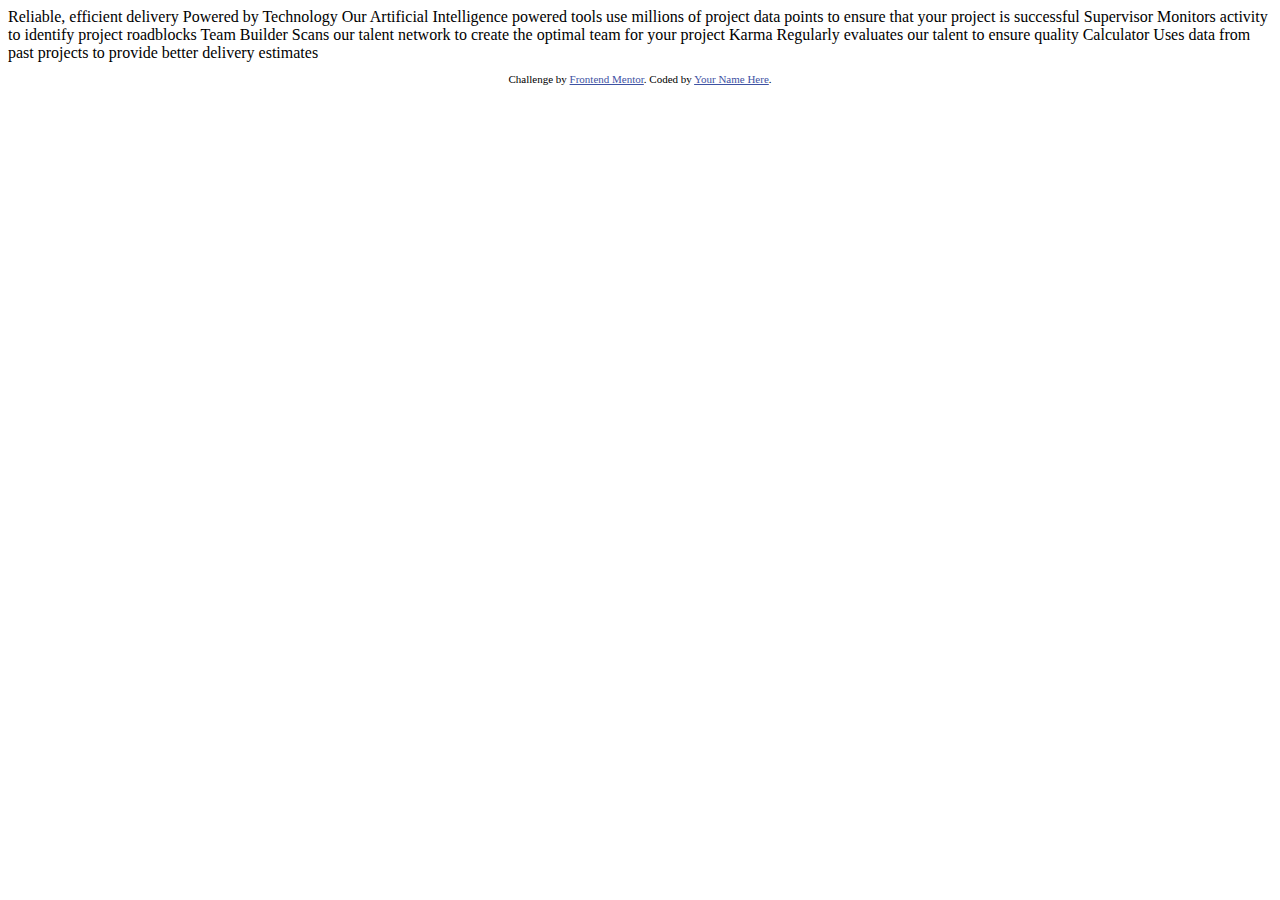
<file: Four__Card/four-card-feature-section-master/index.html>
<!DOCTYPE html>
<html lang="en">
<head>
  <meta charset="UTF-8">
  <meta name="viewport" content="width=device-width, initial-scale=1.0"> <!-- displays site properly based on user's device -->

  <link rel="icon" type="image/png" sizes="32x32" href="./images/favicon-32x32.png">
  
  <title>Frontend Mentor | Four card feature section</title>

  <!-- Feel free to remove these styles or customise in your own stylesheet 👍 -->
  <style>
    .attribution { font-size: 11px; text-align: center; }
    .attribution a { color: hsl(228, 45%, 44%); }
  </style>
</head>
<body>
  
  Reliable, efficient delivery
  Powered by Technology

  Our Artificial Intelligence powered tools use millions of project data points 
  to ensure that your project is successful

  Supervisor
  Monitors activity to identify project roadblocks

  Team Builder
  Scans our talent network to create the optimal team for your project

  Karma
  Regularly evaluates our talent to ensure quality

  Calculator
  Uses data from past projects to provide better delivery estimates

  
  <footer>
    <p class="attribution">
      Challenge by <a href="https://www.frontendmentor.io?ref=challenge" target="_blank">Frontend Mentor</a>. 
      Coded by <a href="#">Your Name Here</a>.
    </p>
  </footer>
</body>
</html>
</file>
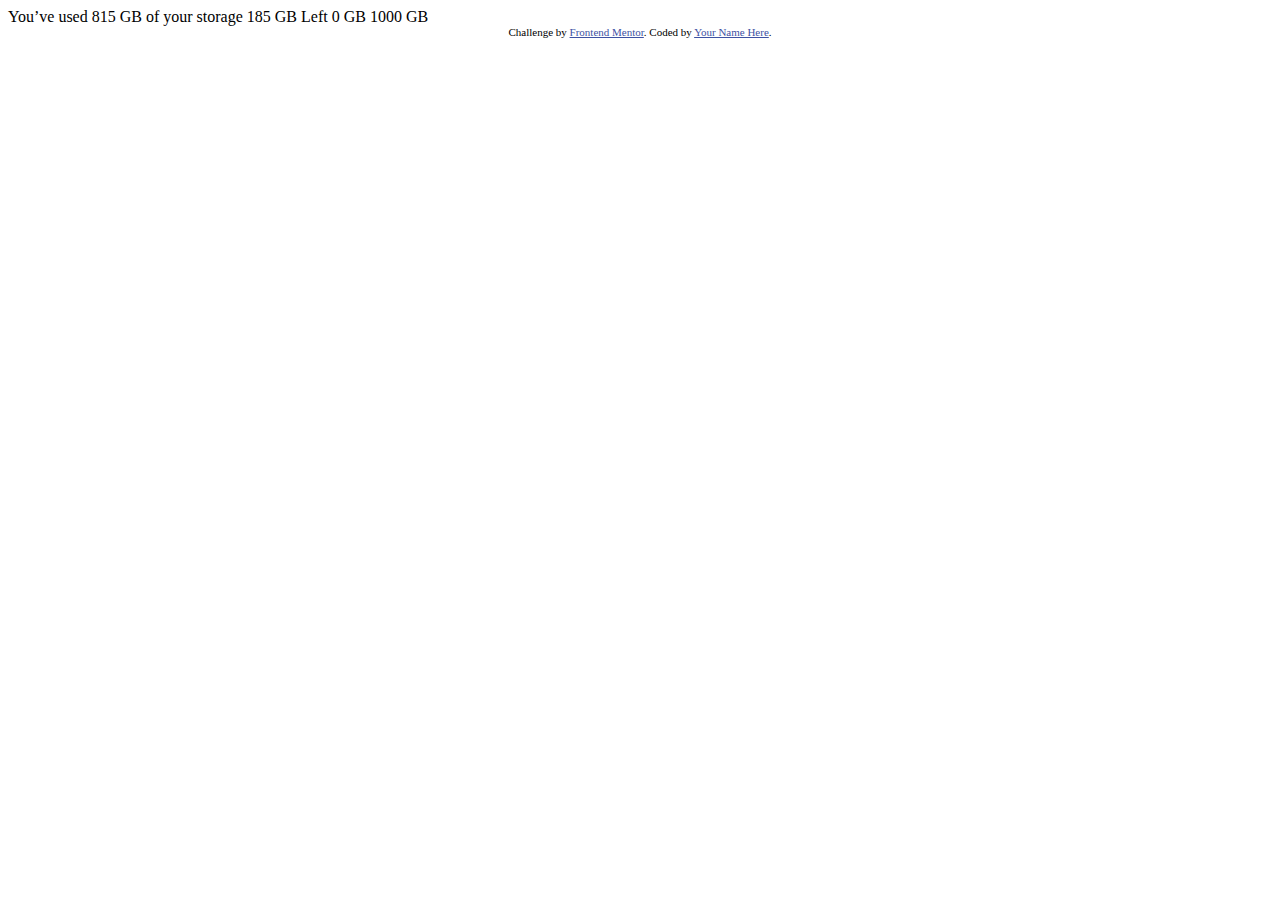
<file: Fylo__Data/fylo-data-storage-component-master/index.html>
<!DOCTYPE html>
<html lang="en">
<head>
  <meta charset="UTF-8">
  <meta name="viewport" content="width=device-width, initial-scale=1.0"> <!-- displays site properly based on user's device -->

  <link rel="icon" type="image/png" sizes="32x32" href="./images/favicon-32x32.png">
  
  <title>Frontend Mentor | Fylo data storage component</title>

  <!-- Feel free to remove these styles or customise in your own stylesheet 👍 -->
  <style>
    .attribution { font-size: 11px; text-align: center; }
    .attribution a { color: hsl(228, 45%, 44%); }
  </style>
</head>
<body>

  You’ve used 815 GB of your storage

  185 GB Left
  
  0 GB
  1000 GB
  
  <div class="attribution">
    Challenge by <a href="https://www.frontendmentor.io?ref=challenge" target="_blank">Frontend Mentor</a>. 
    Coded by <a href="#">Your Name Here</a>.
  </div>
</body>
</html>
</file>
<file: 3__column-Card/index.css>
@import url('https://fonts.googleapis.com/css2?family=Big+Shoulders+Display:wght@700&family=Lexend+Deca&display=swap');

*{
    box-sizing: border-box;
    margin: 0;
    padding: 0;
}

body{
    display: flex;
    align-items: center;
    width: 100%;
    min-height: 100vh;
    background-color: hsl(0, 0%, 95%);
}

main{
    max-width: 1024px;
    margin: 0 auto;
}

.card{
    display: grid;
    grid-template-columns: repeat(3, 1fr);
    margin: 2rem;
    border-radius: 10px;
    overflow: hidden;
}

.cards{
    padding: 2.1rem;
}

.card__orange{
    background-color: hsl(31, 77%, 52%);
}

.card__cyan{
    background-color: hsl(184, 100%, 22%);
}

.card__dark-cyan{
    background-color: hsl(179, 100%, 13%);
}

.description{
    margin-top: 1.5rem;
    color: hsla(0, 0%, 100%, 0.75);
}

.description h3{
    font-family: 'Big Shoulders Display', cursive;
    font-weight: 700;
    font-size: 2rem;
    color: hsl(0, 0%, 95%);
    text-transform: uppercase;
}

.description p{
    margin-top: 1.2rem;
    font-family: 'Lexend Deca', sans-serif;
    font-weight: 400;
    line-height: 1.7;
}

.buttons{
    width: 200px;
    margin-top: 3.5rem;
    padding: 1rem;
    font-family: 'Lexend Deca', sans-serif;
    font-size: 1rem;
    background-color: hsl(0, 0%, 95%);
    border: 2px solid #fff;
    border-radius: 30px;
}

.buttons:hover{
    background-color: transparent;
    cursor: pointer;
}

@media only screen and (max-width: 425px){
    .card{
        grid-template-columns: 1fr;
    }

    .buttons{
        width: auto;
    }
}
</file>
<file: Clipboard__Landing-Page/css/style.css>
@import url("https://fonts.googleapis.com/css2?family=Bai+Jamjuree:wght@400;600&family=Open+Sans&display=swap");
* {
  margin: 0;
  padding: 0;
  box-sizing: border-box;
}

body {
  min-width: 100%;
  min-height: 100vh;
  font-family: Bai Jamjuree, sans-serif;
}

header {
  background-image: url("../clipboard-landing-page-master/images/bg-header-desktop.png");
  background-repeat: no-repeat;
  background-size: cover;
}

.header__container,
.content {
  max-width: 1440px;
  margin: 0 auto;
}

.content {
  display: flex;
  flex-direction: column;
  gap: 10rem;
}

.header__container section, .section .description {
  margin: 0 auto;
  max-width: 50%;
  text-align: center;
}

.snippet {
  display: flex;
}
.snippet .caracteristics {
  display: flex;
  flex-direction: column;
  align-items: center;
  gap: 3.5rem;
  padding-top: 2.5rem;
}
.snippet .caracteristics .sub-text {
  display: flex;
  flex-direction: column;
  gap: 1rem;
  max-width: 60%;
}

.features {
  display: grid;
  grid-template-columns: repeat(3, 33%);
  justify-content: center;
  text-align: center;
}
.features .feature {
  display: inherit;
  grid-template-rows: repeat(3, 1fr);
  gap: 0.5rem;
}
.features .feature img {
  display: block;
  margin: 0 auto;
}

.companies {
  display: flex;
  justify-content: space-evenly;
}

.Mac, .iOS {
  margin: 1.5rem 0.5rem;
  padding: 1rem 2.5rem;
  font-family: Bai Jamjuree, sans-serif;
  font-size: 1rem;
  font-weight: 600;
  color: #fff;
  border: none;
  border-bottom: 2px solid rgba(98, 98, 104, 0.7);
  border-radius: 2rem;
  letter-spacing: 1px;
}

.buttons {
  text-align: center;
}

.iOS {
  background-color: hsl(171deg, 66%, 44%);
}

.Mac {
  background-color: hsl(233deg, 100%, 69%);
}

.iOS:hover,
.Mac:hover {
  cursor: pointer;
}

footer {
  display: flex;
  justify-content: space-around;
  align-items: center;
  margin-top: 10rem;
  padding: 1rem 0;
  background-color: rgb(247, 246, 246);
}
footer img {
  max-width: 70%;
}
footer li {
  margin-bottom: 1rem;
  list-style: none;
}
footer a {
  color: hsl(210deg, 10%, 33%);
  text-decoration: none;
}
footer .links {
  display: grid;
  grid-template-columns: repeat(3, 1fr);
  gap: 0 3rem;
}
footer .links a:hover {
  color: hsl(171deg, 66%, 44%);
}
footer .social-media a {
  margin: 0 1rem;
}

@media only screen and (max-width: 426px) {
  section {
    min-width: 100%;
    margin: 0;
  }
  .section {
    padding: 0 1rem;
  }
  .description {
    min-width: 100%;
    margin: initial auto;
  }
  .snippet {
    flex-direction: column;
  }
  .snippet .sub-text {
    min-width: 100%;
    text-align: center;
  }
  .features {
    grid-template-columns: 1fr;
    gap: 3.5rem;
  }
  .features .feature {
    gap: 1.5rem;
  }
  .companies {
    flex-direction: column;
    align-items: center;
    gap: 3rem;
  }
  footer {
    flex-direction: column;
    gap: 1.5rem;
    padding: 2rem 0;
  }
  footer .footer__image {
    text-align: center;
  }
  footer .links {
    grid-template-columns: 1fr;
    text-align: center;
  }
}
.header__container {
  margin-bottom: 5rem;
  padding: 2rem 0;
}
.header__container section h1 {
  margin-top: 3rem;
  font-size: 2.5rem;
  font-weight: 600;
  color: hsl(210deg, 10%, 33%);
}
.header__container section p {
  margin: 1rem 0;
  line-height: 1.5;
  font-size: 1.2rem;
  color: hsl(201deg, 11%, 66%);
}

.section .description {
  margin-bottom: 3rem;
}
.section .description span {
  font-size: 2rem;
  font-weight: 600;
  color: hsl(210deg, 10%, 33%);
}
.section .description p {
  margin: 1rem 0;
  line-height: 1.5;
  font-size: 1.2rem;
  color: hsl(201deg, 11%, 66%);
}
.section .topic span {
  font-size: 1.5rem;
  font-weight: 600;
  color: hsl(210deg, 10%, 33%);
}
.section .topic p {
  font-size: 1rem;
  line-height: 1.3;
  color: hsl(201deg, 11%, 66%);
}
.section .access-image {
  display: flex;
  justify-content: center;
}
.section img {
  max-width: 100%;
}

/*# sourceMappingURL=style.css.map */
</file>
<file: Four__Card/style.css>
@import url('https://fonts.googleapis.com/css2?family=Poppins:wght@200;400;600&display=swap');

*{
    margin: 0;
    padding: 0;
    box-sizing: border-box;
}

body{
    display: flex;
    justify-content: center;
    align-items: center;
    width: 100%;
    min-height: 100vh;
    font-family: 'Poppins', sans-serif;
    background-color: hsl(0, 0%, 98%);
}

main{
    max-width: 1440px;
    margin: 0 auto;
}

.card{
    display: grid;
    grid-template-rows: auto 2fr;
    gap: 3rem;
    padding: 2rem;
}

/*--------DESCRIPTIONS-----------------------*/
.description{
    display: grid;
    gap: 1rem;
    text-align: center;
}

.description__header{
    font-size: 2rem;
    color: hsl(234, 12%, 34%)
}

.description__header p:first-child{
    font-weight: 200;
}

.description__header p:last-child{
    font-weight: 600;
}

.description__paragraph{
    width: 50%;
    margin: auto;
    color: hsl(229, 6%, 66%);
}

/*---------------------CARDS--------------------------------*/
.cards{
    display: grid;
    grid-template-columns: repeat(3, 1fr);
    gap: 0 2rem;
}

.supervisor-container,
.calculator-container{
    display: flex;
    flex-direction: column;
    justify-content: center;
}

.team__builder-karma{
    display: grid;
    gap: 2rem 0;
}

.sub-card{
    padding: 2rem;
    border-radius: 7px;
    box-shadow: 0px 5px 20px 0px rgba(0, 0, 0, 0.3);
}

.card__header{
    margin-bottom: 1rem;
    font-size: 1.3rem;
    font-weight: 600;
    color: hsl(234, 12%, 34%);
}

.card__description{
    margin-bottom: 2rem;
    font-size: 1rem;
    color: hsl(229, 6%, 66%);
}

.card__image{
    display: flex;
    justify-content: flex-end;
}

.supervisor{
    border-top: 3px solid hsl(180, 62%, 55%);
}

.team__builder{
    border-top: 3px solid hsl(0, 78%, 62%);
}

.karma{
    border-top: 3px solid hsl(34, 97%, 64%);
}

.calculator{
    border-top: 3px solid hsl(212, 86%, 64%);
}

@media only screen and (max-width: 425px){
    .card, .cards{
        grid-template-columns: 1fr;
    }

    .description__header{
        font-size: 1.5rem;
    }

    .description__paragraph{
        width: 100%;
    }
    
    .cards{
        gap: 2rem 0;
    }
}
</file>
<file: Fylo__Data/style.css>
@import url('https://fonts.googleapis.com/css2?family=Open+Sans&family=Raleway:wght@400;700&display=swap');

*{
    margin: 0;
    padding: 0;
    box-sizing: border-box;
}

body{
    display: flex;
    justify-content: center;
    align-items: center;
    width: 100%;
    min-height: 100vh;
    background-image: url('./fylo-data-storage-component-master/images/bg-mobile.png');
    background-repeat: no-repeat;
    background-size: cover;
}

main{
    max-width: 1024px;
}

.container{
    display: flex;
    flex-direction: column;
    gap: 1rem;
    font-family: 'Raleway', sans-serif;
}

.upload,
.storage{
    padding: 1.5rem;
    color: #fff;
    background-color: hsl(228, 56%, 26%);
    border-radius: 10px;
}

.upload{
    border-top-right-radius: 5rem;
}

.icons{
    display: flex;
    margin-top: 2rem;
    gap: 1rem;
}

.icons .icon{
    display: flex;
    justify-content: center;
    align-items: center;
    padding: 0.8rem;
    border-radius: 10px;
    background-color: hsl(229, 57%, 11%);
}

.storage{
    position: relative;
    font-size: 0.8rem;
}

.storage__description{
    margin-bottom: 1rem;
}

.storage__description span,
.progress__bar-information{
    font-weight: 700;
}

.storage__progress-bar{
    display: flex;
    flex-direction: column;
    justify-content: center;
    margin: 0.5rem 0;
    padding: 2px;
    max-width: 100%;
    height: 1rem;
    background-color: hsl(229, 57%, 11%);
    border-radius: 10px;
}

.progress{
    display: flex;
    justify-content: flex-end;
    align-items: center;
    height: 1rem;
    width: 75%;
    background: linear-gradient(90deg, hsl(6, 100%, 80%), hsl(335, 100%, 65%));
    border-radius: 10px;
}

.white__circle-bar{
    margin-right: 0.1rem;
    width: 0.5rem;
    height: 0.5rem;
    border-radius: 50%;
    background-color: #fff;
}

.progress__bar-information{
    display: flex;
    justify-content: space-between;
    margin-bottom: 1.5rem;
    font-size: 0.7rem;
}

.storage-card{
    position: absolute;
    width: max-content;
    top: 100%;
    left: 50%;
    transform: translate(-50%, -50%);

}

.storage__left{
    padding: 1rem;
    text-transform: uppercase;
    color: hsl(229, 57%, 11%);
    background-color: #fff;
    border-radius: 10px;
}

.storage__left span:first-child{
    font-size: 2rem;
    font-weight: 700;
    vertical-align: middle;
}

.storage__left span:last-child{
    margin-left: 0.5rem;
    font-size: 0.8rem;
    font-weight: 700;
    letter-spacing: 1px;
    color: hsl(229, 7%, 55%);
    vertical-align: middle;
}

.border__triangule{
    display: none;
    position: absolute;
    width: 25px;
    height: 25px;
    background-color: #fff;
    clip-path: polygon(100% 0%, 0% 0%, 100% 100%);
}

@media only screen and (min-width: 960px){
    body{
        background-color: hsl(229, 57%, 11%);
        background-image: url('./fylo-data-storage-component-master/images/bg-desktop.png');
        background-position: bottom;
        background-size: 100% 50%;
    }

    .container{
        flex-direction: row;
    }

    .logo,
    .icons{
        margin-right: 5rem;
    }

    .logo{
        margin-top: 0.6rem;
    }

    .storage{
        margin-top: auto;
        width: 36rem;
        height: max-content;
    }

    .storage__description{
        margin-top: 1.2rem;
    }

    .storage__progress-bar,
    .progress__bar-information{
        margin-inline: 10px;
    }

    .storage-card{
       top: 0;
       left: 80%;
       
    }

    .storage__left{
        border-bottom-right-radius: 0px;
    }

    .border__triangule{
        display: block;
        right: 0;
        top: 95%;

    } 
}
</file>
<file: NFT__Card/index.css>
@import url('https://fonts.googleapis.com/css2?family=Nunito&display=swap');

*{
    box-sizing: border-box;
    margin: 0;
    padding: 0;
}

body{
    background-color: rgb(14, 27, 53);
    font-family: 'Nunito', sans-serif;
}

.nft__container{
    background-color: rgb(24, 36, 61);
    margin: 20px auto;
    max-width: 25%;
    border-radius: 15px;
    padding: 20px;
    box-shadow: 3px 3px 10px 10px rgba(6, 8, 26, 0.7);
    
}

.nft__card{
    position: relative;
}

.nft__image{
    width: 100%;
    border-radius: 10px;
}

.back{
    width: 100%;
    height: 100%;
    background-color: rgb(9, 170, 199);
    position: absolute;
    border-radius: 10px;
    top: 0;
    opacity: 0;
    text-align: center;
    height: calc(100% - 6px);
}

.back img{
    position: absolute;
    top: 0;
    bottom: 0;
    left: 0;
    right: 0;
    margin: auto;
    width: auto;
    
}

.back:hover{
    opacity: 0.8;
    cursor: pointer;
}

.nft__container > h3, p{
    margin: 15px 0;
    color: #fff;
    font-size: 1.5rem;
}

.nft__container > h3:hover,
.nft__user span:hover{
    color: rgb(9, 170, 199);
    cursor: pointer;
}

.nft__container > p{
    opacity: 50%;
    font-size: 1rem;
}

.nft__description{
    display: flex;
    justify-content: space-between;
    border-bottom: 1px solid #777;
    margin: 15px 0;
    padding: 15px 0;
}

.summarize p{
    margin: 0;
    float: right;
    font-size: 1rem;
    color: #888;
}

.summarize img{
    margin-right: 5px;
    vertical-align: middle;
}

.nft__description-img1 p{
    color: rgb(9, 170, 199);
    font-weight: bold;
}

.nft__user{
    display: flex;
    margin: 20px 10px 0 0;
    
}

.nft__user img{
    height: 40px;
    width: 40px;
    border: 1px solid #fff;
    border-radius: 50%;
    margin-right: 10px;
}

.nft__user p{
    font-size: 1rem;
    margin: 10px 0;
    color: #999;
    
}

.nft__user span{
    font-weight: 400;
    color: #fff;
}
</file>
<file: Order__Summary/index.css>
@import url('https://fonts.googleapis.com/css2?family=Red+Hat+Display:wght@500;700;900&display=swap');

*{
    box-sizing: border-box;
    padding: 0;
    margin: 0;
}

body{
    display: flex;
    flex-direction: column;
    min-height: 100vh;
    background-color: hsl(225, 100%, 94%);
    font-family: 'Red Hat Display', sans-serif;
    background-image: url(./order-summary-component-main/images/pattern-background-desktop.svg);
}

article{
    max-width: 28rem;
    background-color: #fff;
    margin: 2rem auto;
    border-radius: 10px;
}

.img__container img{
    width: 100%;
    border-radius: 10px 10px 0 0;
}

.description{
    margin: 2rem;
}

.description h3{
    text-align: center;
    margin-bottom: 1.2rem;
    font-size: 2rem;
}

.description p{
    text-align: center;
    font-size: 1rem;
    line-height: 1.7;
    opacity: 0.6;
}

.plan{
    display: flex;
    justify-content: space-between;
    align-items: center;
    margin: 10px 50px;
    background-color: rgb(246, 246, 250);
    padding: 20px 5px;
    border-radius: 10px;
}

.plan__logo img{
    margin-right: 10px;
}

.plan__type{
    float: right;
    line-height: 1.5;
}

.plan__type span{
    font-weight: bold;
}

.plan__type p{
    opacity: 0.6;
}

.plan__change{
    align-self: center;
}

.plan__change a:hover{
    text-decoration: none;
    color: rgb(20, 20, 105);
}

.buy{
    display: flex;
    flex-direction: column;
    margin: 5px 40px;
}

.buy__plan, 
.buy__cancel{
    padding: 15px 5px;
    margin: 10px 10px;
    border-radius: 10px;
    font-family: inherit;
    font-weight: 700;
    border: none;
}

.buy__plan{
    background-color:  rgb(46, 17, 177);
    color: #fff;
    font-size: 1rem;
    box-shadow: 3px 3px 10px 5px rgba(60, 60, 117, 0.3);
}

.buy__plan:hover{
    background-color: rgb(62, 102, 214);
}

.buy__cancel{
    color: rgb(59, 46, 247);
}

.buy__cancel:hover{
    color: rgb(17, 17, 48);
}
.buy__plan, 
.buy__cancel:hover{
    cursor: pointer;
}

footer{
    background-color: rgb(73, 118, 243);
    text-align: center;
    padding: 1rem;
    margin-top: auto;
}

/*MOBILE DESIGN*/
@media (max-width: 375px){
    body{
        background-image: url('./order-summary-component-main/images/pattern-background-mobile.svg');
    }

    article{
        margin: 20px 15px;
    }

    .plan{
        margin: 10px 25px;
    }

    .buy{
        margin: 5px 25px;
    }

}

@media (max-width: 768px){
    footer{
        display: none;
    }
}
</file>
<file: profile__Card/index.css>
@import url('https://fonts.googleapis.com/css2?family=Kumbh+Sans:wght@400;700&display=swap');

*{
    margin: 0;
    padding: 0;
    box-sizing: border-box;
}

body{
    display: flex;
    justify-content: center;
    align-items: center;
    width: 100%;
    min-height: 100vh;
    font-family: 'Kumbh Sans',sans-serif;
    background: url('./profile-card-component-main/images/bg-pattern-top.svg') center top repeat,
    url('./profile-card-component-main/images/bg-pattern-bottom.svg') center bottom repeat;
    
}

main{
    max-width: 1024px;
    margin: 0 auto;
}

.card{
    margin: 2rem;
    background-color: #fff;
    border-radius: 10px;
    overflow: hidden;
}

.card__profile{
    position: relative;
}

.card__profile img{
    position: absolute;
    top: 50%;
    left: 50%;
    transform: translate(-50%, -50%);
    border: 5px solid #fff;
    border-radius: 50%;
}

.card__user-description{
    margin-top: 4rem;
    text-align: center;
}

.card__user-description .name span,
.card__user-data span{
   color: hsl(229, 23%, 23%);
    font-weight: 700;
    font-size: 1.2rem;
}

.card__user-description p,
.card__user-data p{
    color: hsl(227, 10%, 46%);
}

.card__user-data{
    display: flex;
    justify-content: space-evenly;
    margin: 2rem 0;
    padding-top: 1.5rem;
    border-top: 0.5px solid rgb(199, 198, 198);

}

.card__user-data p{
    font-size: 0.8rem;
    text-align: center;
    letter-spacing: 1px;
}
</file>
<file: Single__Price/style.css>
@import url('https://fonts.googleapis.com/css2?family=Karla:wght@400;700&display=swap');

*{
    margin: 0;
    padding: 0;
    box-sizing: border-box;
}

body{
    display: flex;
    align-items: center;
    width: 100%;
    min-height: 100vh;
    background-color: hsl(204, 43%, 93%);
}

main{
    max-width: 1024px;
    margin: 0 auto;
}

.card{
    display: grid;
    grid-template-columns: repeat(2, 50%);
    grid-template-areas:
                        'description description'
                        'suscription vision';
    
    font-family: 'Karla', sans-serif;
    border-radius: 10px;
    overflow: hidden;
}

.sub-card{
    padding: 3rem;
}

.card__description{
    grid-area: description;
    background-color: #fff;
}

.card__description .text:not(.title-3){
    margin-bottom: 1rem;
}

.card__description .title{
    font-size: 2rem;
    color: hsl(179, 62%, 43%);
}

.card__description .title-2{
    font-size: 1.5rem;
    color: hsl(71, 73%, 54%);
}

.card__description .title-3{
    line-height: 1.5;
    white-space: pre-line;
    color: hsl(218, 22%, 67%);
}

.sing-up,
.card__vision{
    color: #fff;
    background-color: hsl(179, 62%, 43%);
}

.sign, .vision{
    margin-bottom: 1rem;
}

.text-1{
    font-size: 1.3rem;
    font-weight: 700;
}

.text-2 span{
    margin-right: 5px;
    font-size: 2rem;
    font-weight: 700;
    vertical-align: middle;
}

.text-2 .month{
    font-size: 1rem;
    font-weight: 400;
    opacity: 0.7;
}

.sign__button{
    width: 100%;
    margin-top: 1rem;
    padding: 1rem;
    font-family: inherit;
    font-size: 1rem;
    font-weight: 700;
    color: #fff;
    background-color: rgb(149, 233, 53);
    border: none;
    border-radius: 7px;
    box-shadow: 0px 5px 10px rgba(0, 0, 0, 0.3);
}

.card__vision{
    opacity: 0.8;
}

.card__vision p:last-child{
    white-space: pre-line;
    line-height: 1.5;
}

@media only screen and (max-width: 425px){
    .card{
        grid-template-columns: 1fr;
        grid-template-areas: 'description'
                                'suscription'
                                'vision';
        
        margin: 1rem;
    }

    .sub-card{
        padding: 2rem;
    }

    .card__description .title-3{
        white-space: normal;
    }

}
</file>
<file: Social__Proof-Section/index.css>
@import url('https://fonts.googleapis.com/css2?family=League+Spartan:wght@400;500;700&display=swap');

*{
    margin: 0;
    padding: 0;
    box-sizing: border-box;
}

body{
    display: flex;
    justify-content: center;
    align-items: center;
    width: 100%;
    min-height: 100vh;
    font-family: 'League Spartan', sans-serif;
    background-image: url('./social-proof-section-master/images/bg-pattern-top-desktop.svg');
}

main{
    max-width: 1024px;
    margin: 0 auto;
}

.container{
    margin: 2rem;
    padding: 1rem;
}

.description{
    display: grid;
    grid-template-columns: repeat(2, 1fr);
    margin-bottom: 2.5rem;
}

.information h2{
    font-size: 3.5rem;
    color: hsl(300, 43%, 22%);
}

.information p{
    margin-top: 1.5rem;
    margin-right: 3rem;
    line-height: 1.5;
    font-weight: 500;
    color: hsl(303, 10%, 53%);
}

.data{
    display: flex;
    flex-direction: column;
    justify-content: center;
}

.data-item{
    display: flex;
    margin-bottom: 1rem;
    padding: 1rem 1.5rem;
    width: max-content;
    background-color: hsl(300, 24%, 96%);
    border-radius: 10px;
}

.data-1{
    margin-left: 1rem;
}

.data-2{
    margin-left: 3rem;
}

.data-3{
    margin-left: 6rem;
}

.data__stars{
    margin-right: 1rem;
}

.data-ranking p{
    font-weight: 700;
    color: hsl(300, 43%, 22%);
}

.users{
    display: grid;
    grid-template-columns: repeat(3, 1fr);
    gap: 15px;
}

.user{
    height: max-content;
    padding: 1.5rem;
    background-color: hsl(300, 43%, 22%);
    border-radius: 10px;
}

.user-2{
    margin-top: 1rem;
}

.user-3{
    margin-top: 2rem;
}

.user__header{
    display: flex;
}

.user__profile img{
    width: 75%;
    border-radius: 50%;
}

.user__data{
    display: flex;
    flex-direction: column;
    justify-content: center;
}

.name, .user__description{
    color: #fff;
    font-weight: 500;
}

.buyer{
    margin-top: 5px;
    color: hsl(333, 80%, 67%);
}

.user__description{
    margin-top: 1rem;
    line-height: 1.5;
}

/*MOBILE VIEW*/
@media only screen and (max-width: 425px){
    body{
        text-align: center;
    }

    .description, .users{
        grid-template-columns: 1fr;
    }

    .information p{
        margin-right: 0;
    }

    .data{
        margin-top: 1rem;
    }

    .data-item{
        flex-direction: column;
        width: 100%;
        margin-left: 0px;
        text-align: center;
    }

    .data__stars{
        margin-bottom: 5px;
    }

    .user{
        margin-top: 0;
    }

}
</file>
<file: Stats__Preview-Card/index.css>
@import url('https://fonts.googleapis.com/css2?family=Inter:wght@400;700&display=swap');
@import url('https://fonts.googleapis.com/css2?family=Lexend+Deca&display=swap');

*{
    box-sizing: border-box;
    margin: 0;
    padding: 0;
}

body{
    display: flex;
    justify-content: center;
    align-items: center;
    width: 100%;
    min-height: 100vh;
    background-color: hsl(233, 47%, 7%);
}

main{
    max-width: 1024px;
    margin: 0 auto;
}

.container{
    display: grid;
    grid-template-columns: repeat(2, 1fr);
    margin: 2rem;
    background-color: hsl(244, 38%, 16%);
    overflow: hidden;
    border-radius: 10px;
}

.description{
    font-family: 'Inter', sans-serif;
    padding: 70px;
}

.description h3{
    margin-bottom: 20px;
    font-size: 2rem;
    color: #fff;
}

.description h3 > span{
    color: hsl(277, 64%, 61%);
}

.description > p{
    color: hsla(0, 0%, 100%, 0.75);
    line-height: 1.5;
    margin-bottom: 40px;
}

.user__description{
    display: flex;
    justify-content: space-between;
    flex-wrap: wrap;
    margin: auto;
    font-family: 'Lexend Deca', sans-serif;
    text-transform: uppercase;

}

:where(.companies, .templates, .queries) span{
    line-height: 2;
    font-size: 2rem;
    font-weight: bold;
    color: #fff;
}

:where(.companies, .templates, .queries) p{
    color: hsla(0, 0%, 100%, 0.6);
}

.companies span{
    text-transform: lowercase;
}

.image img{
    width: 100%;
    height: 100%;
    filter: grayscale(100%) sepia(70%) brightness(50%) hue-rotate(250deg) saturate(500%) opacity(80%);
    object-fit: cover;
}

@media only screen and (max-width: 425px){
    body{
        text-align: center;
    }

    .container{
        grid-template-columns: 1fr;
    }

    .description{
        padding: 30px;
    }

    .user__description{
        flex-direction: column;
    }

    .image{
        order: -1;
    }
}
</file>
